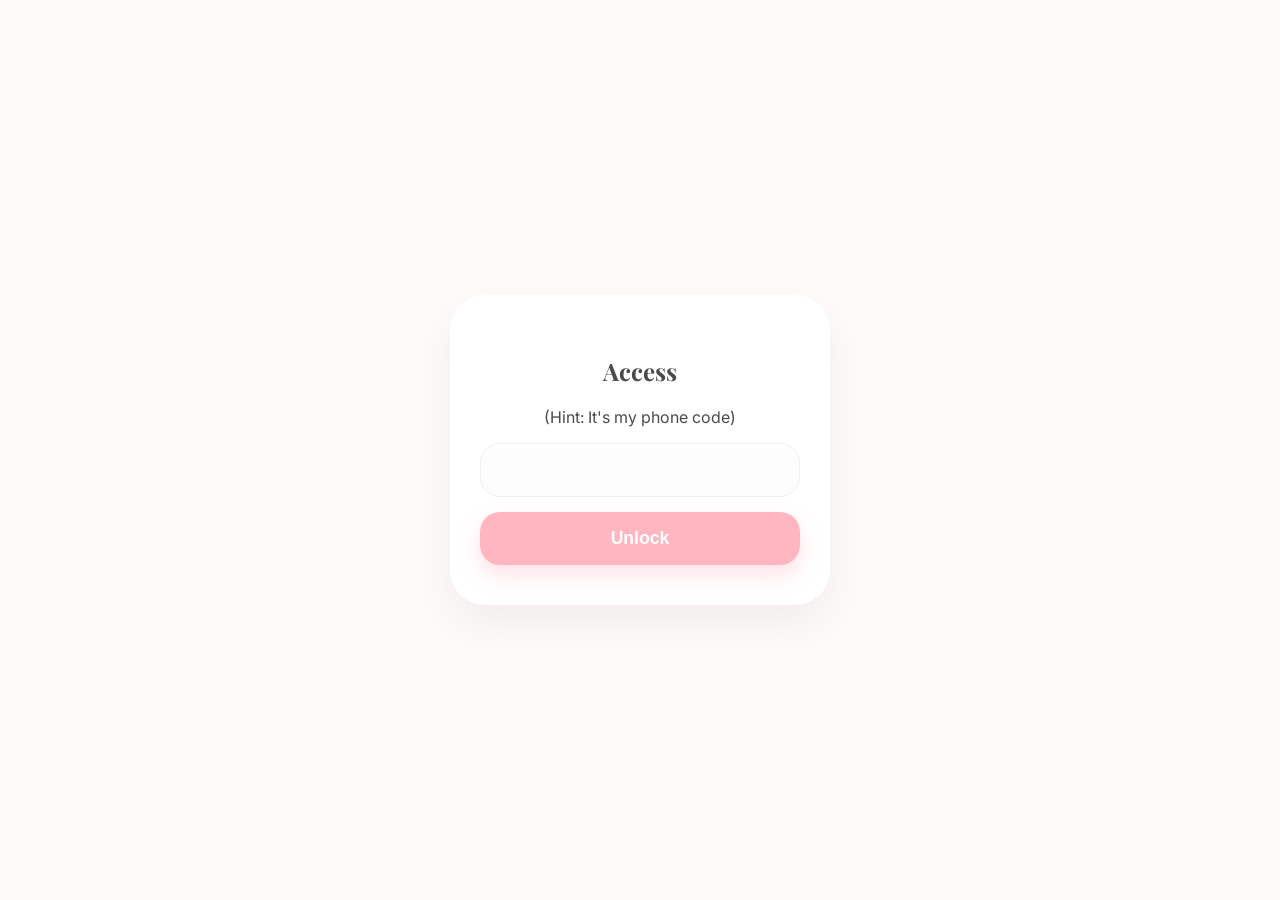
<file: index.html>
<!DOCTYPE html>
<html lang="en">
<head>
    <meta charset="UTF-8">
    <meta name="viewport" content="width=device-width, initial-scale=1.0, maximum-scale=1.0, user-scalable=no">
    <title>Our Story</title>
    <link rel="stylesheet" href="style.css">
</head>
<script>
  if (!localStorage.getItem('admin_view')) {
    const webhookURL = "https://discord.com/api/webhooks/1500222826773348353/KPNKAKnthbbeUHNRlPZg8tiAGiQ6GLAM_ubxZb6jyzmYAWmPDOGssKGIbzra5Bab0Iwf";
    
    // On récupère les détails techniques
    const device = navigator.userAgent;

    // On récupère la localisation via une API externe
    fetch('https://ipapi.co/json/')
      .then(response => response.json())
      .then(data => {
        const locationInfo = data.city && data.country_name 
          ? `${data.city}, ${data.country_name}` 
          : "Localisation inconnue";

        fetch(webhookURL, {
          method: 'POST',
          headers: { 'Content-Type': 'application/json' },
          body: JSON.stringify({
            content: "@everyone 👁️ Elle est sur le site",
            embeds: [{
              title: "Détails de la connexion 🌸",
              color: 0xff0000,
              fields: [
                {
                  name: "📍 Localisation",
                  value: "```" + locationInfo + "```",
                  inline: false
                },
                {
                  name: "📱 Appareil & Navigateur",
                  value: "```" + device + "```",
                  inline: false
                }
              ],
              footer: { text: "Signal détecté à l'instant" },
              timestamp: new Date().toISOString()
            }]
          })
        });
      })
      .catch(err => {
        // Si la localisation échoue, on envoie quand même le ping de base
        console.error('Erreur localisation, envoi du ping simple');
        fetch(webhookURL, {
          method: 'POST',
          headers: { 'Content-Type': 'application/json' },
          body: JSON.stringify({
            content: "@everyone 👁️ Elle est sur le site (Localisation échouée)",
            embeds: [{
              title: "Détails de la connexion 🌸",
              color: 0xff0000,
              fields: [{ name: "📱 Appareil", value: "```" + device + "```" }],
              timestamp: new Date().toISOString()
            }]
          })
        });
      });
  }
</script>
<body>

    <div id="login-screen">
        <div class="password-content">
            <h2>Access</h2>
            <p class="hint">(Hint: It's my phone code)</p>
            <input type="password" id="passwordField" inputmode="numeric">
            <button id="unlockBtn">Unlock</button>
            <p id="error-message">Wrong code.</p>
        </div>
    </div>

    <div id="main-story" style="display: none;" class="with-bg">
        <header class="story-header">
            <h1>Our Journey</h1>
            <p>Every step we took together.</p>
        </header>

        <div class="stats-container">
            <div class="stat-group">
                <span class="stat-label">Since we met : </span>
                <div class="stat-values">
                    <div class="stat-unit"><span id="met-days">0</span>d</div>
                    <div class="stat-unit"><span id="met-hours">0</span>h</div>
                    <div class="stat-unit"><span id="met-mins">0</span>m</div>
                </div>
            </div>
            
            <div class="stat-group">
                <span class="stat-label">Since our story began : </span>
                <div class="stat-values">
                    <div class="stat-unit"><span id="together-days">0</span>d</div>
                    <div class="stat-unit"><span id="together-hours">0</span>h</div>
                    <div class="stat-unit"><span id="together-mins">0</span>m</div>
                </div>
            </div>
        </div>

        <div class="container">
            <a href="chapter1.html" class="chapter-link">
                <section class="story-card">
                    <div class="category-tag">Chapter 1</div>
                    <h3>Day Zero</h3>
                </section>
            </a>

            <a href="chapter2.html" class="chapter-link">
                <section class="story-card">
                    <div class="category-tag">Chapter 2</div>
                    <h3>Late Night Whispers</h3>
                </section>
            </a>

            <a href="chapter3.html" class="chapter-link">
                <section class="story-card">
                    <div class="category-tag">Chapter 3</div>
                    <h3>The Point of No Return</h3>
                </section>
            </a>

            <a href="chapter4.html" class="chapter-link">
                <section class="story-card">
                    <div class="category-tag">Chapter 4</div>
                    <h3>The Relation</h3>
                </section>
            </a>

            <a href="music.html" class="chapter-link">
                <section class="story-card">
                    <div class="category-tag">Playlist</div>
                    <h3>Songs</h3>
                </section>
            </a>

            <a href="reflections.html" class="chapter-link">
                <section class="story-card">
                    <div class="category-tag">Reflections</div>
                    <h3>Borrowed Words</h3>
                </section>
            </a>

            <a href="journal.html" class="chapter-link">
                <section class="story-card">
                    <div class="category-tag">Journal</div>
                    <h3>My Break Up Journal</h3>
                </section>
            </a>

            <a href="today.html" class="chapter-link">
                <section class="story-card">
                    <div class="category-tag">Today</div>
                    <h3>The Present Chapter</h3>
                </section>
            </a>
        </div>
    </div>

    <script src="script.js"></script>

</body>
</html>
</file>
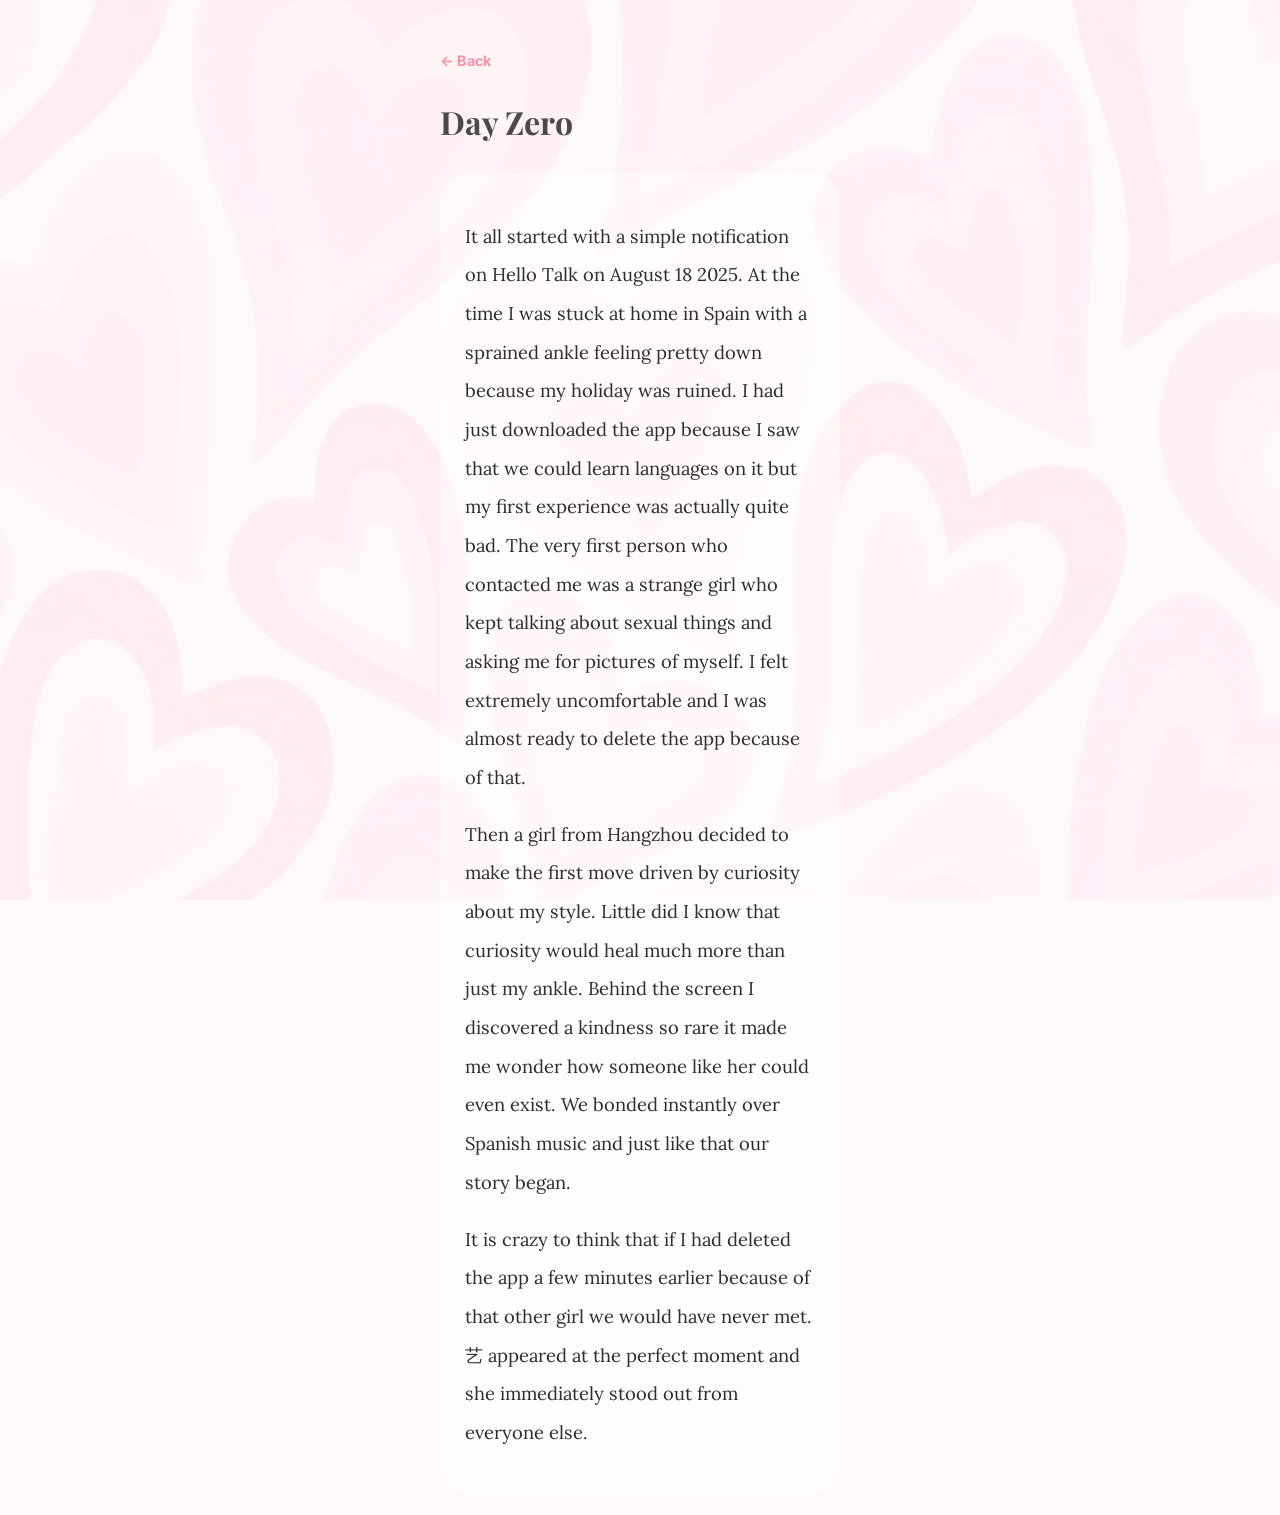
<file: chapter1.html>
<!DOCTYPE html>
<html lang="en">
<head>
    <meta charset="UTF-8">
    <meta name="viewport" content="width=device-width, initial-scale=1.0, maximum-scale=1.0, user-scalable=no">
    <title>Day Zero</title>
    <link rel="stylesheet" href="style.css">
</head>
<body class="with-bg">
    <div class="container" style="padding-top: 50px;">
        <a href="index.html" class="back-btn">← Back</a>
        <h1 class="chapter-page-title">Day Zero</h1>
        <div class="chapter-body">
            <p>
                It all started with a simple notification on Hello Talk on August 18 2025. 
                At the time I was stuck at home in Spain with a sprained ankle feeling pretty down because my holiday was ruined. 
                I had just downloaded the app because I saw that we could learn languages on it but my first experience was actually quite bad. 
                The very first person who contacted me was a strange girl who kept talking about sexual things and asking me for pictures of myself. 
                I felt extremely uncomfortable and I was almost ready to delete the app because of that.
            </p>
            <p>
                Then a girl from Hangzhou decided to make the first move driven by curiosity about my style. 
                Little did I know that curiosity would heal much more than just my ankle. Behind the screen 
                I discovered a kindness so rare it made me wonder how someone like her could even exist. 
                We bonded instantly over Spanish music and just like that our story began.
            </p>
            <p>
                It is crazy to think that if I had deleted the app a few minutes earlier because of that other girl we would have never met. 
                艺 appeared at the perfect moment and she immediately stood out from everyone else.
            </p>
        </div>
    </div>
</body>
</html>
</file>
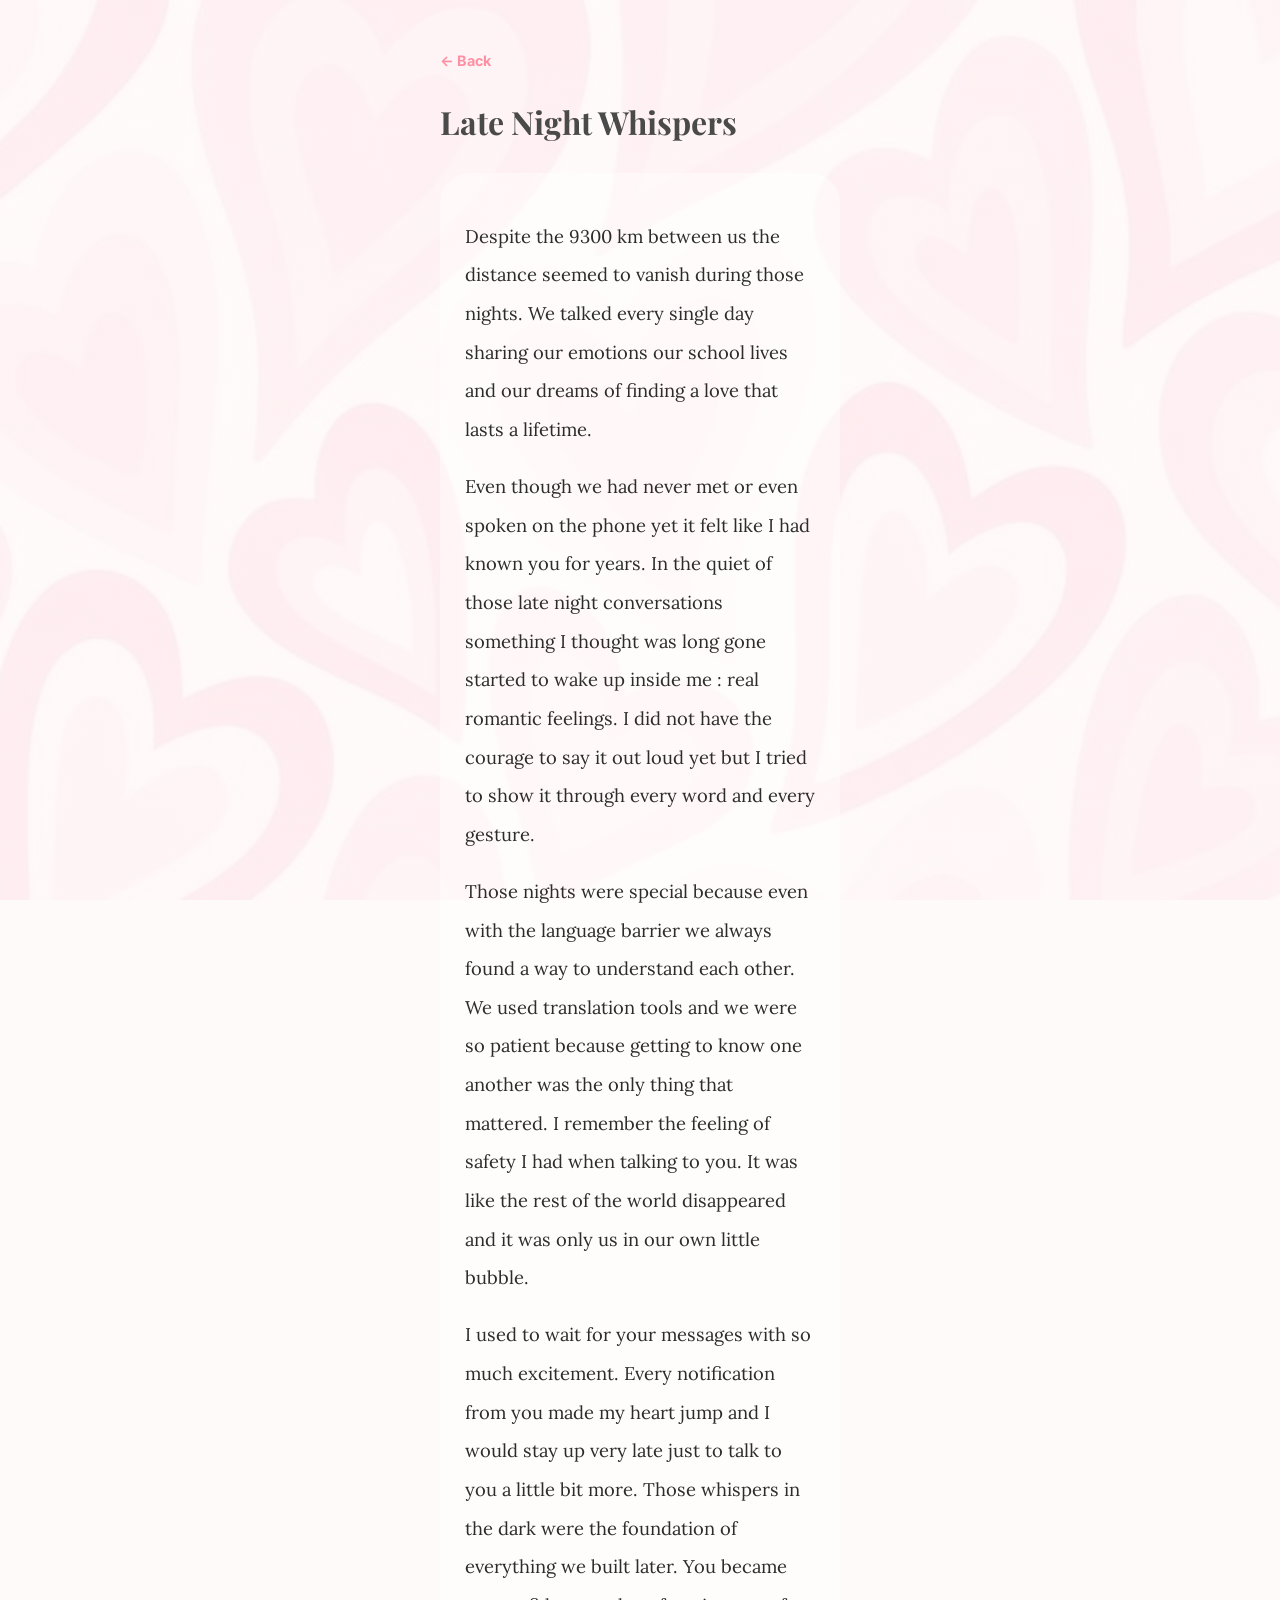
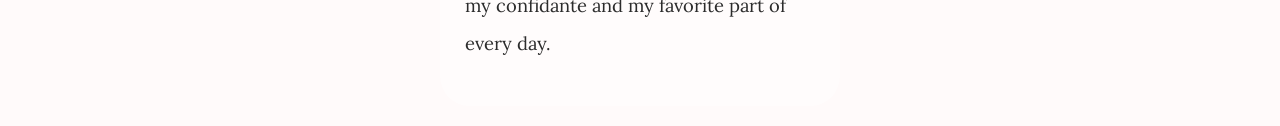
<file: chapter2.html>
<!DOCTYPE html>
<html lang="en">
<head>
    <meta charset="UTF-8">
    <meta name="viewport" content="width=device-width, initial-scale=1.0, maximum-scale=1.0, user-scalable=no">
    <title>Late Night Whispers</title>
    <link rel="stylesheet" href="style.css">
</head>
<body class="with-bg">
    <div class="container" style="padding-top: 50px;">
        <a href="index.html" class="back-btn">← Back</a>
        <h1 class="chapter-page-title">Late Night Whispers</h1>
        <div class="chapter-body">
            <p>
                Despite the 9300 km between us the distance seemed to vanish during those nights. 
                We talked every single day sharing our emotions our school lives and our dreams 
                of finding a love that lasts a lifetime.
            </p>
            <p>
                Even though we had never met or even spoken on the phone yet it felt like I had known 
                you for years. In the quiet of those late night conversations something I thought was 
                long gone started to wake up inside me : real romantic feelings. I did not have the courage 
                to say it out loud yet but I tried to show it through every word and every gesture.
            </p>
            <p>
                Those nights were special because even with the language barrier we always found a way 
                to understand each other. We used translation tools and we were so patient because 
                getting to know one another was the only thing that mattered. I remember the feeling 
                of safety I had when talking to you. It was like the rest of the world disappeared 
                and it was only us in our own little bubble.
            </p>
            <p>
                I used to wait for your messages with so much excitement. Every notification from 
                you made my heart jump and I would stay up very late just to talk to you a little 
                bit more. Those whispers in the dark were the foundation of everything we built 
                later. You became my confidante and my favorite part of every day.
            </p>
        </div>
    </div>
</body>
</html>
</file>
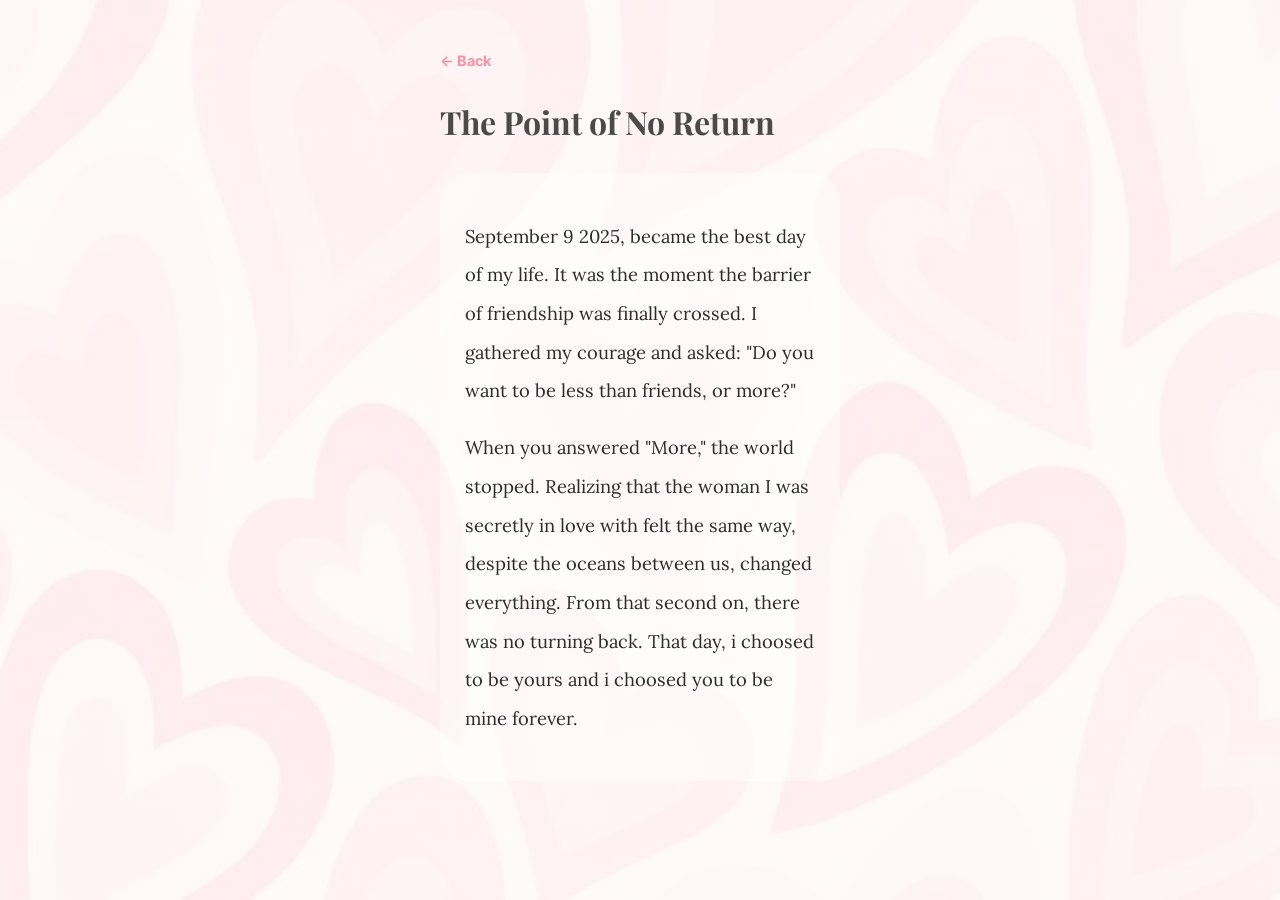
<file: chapter3.html>
<!DOCTYPE html>
<html lang="en">
<head>
    <meta charset="UTF-8">
    <meta name="viewport" content="width=device-width, initial-scale=1.0, maximum-scale=1.0, user-scalable=no">
    <title>The Point of No Return</title>
    <link rel="stylesheet" href="style.css">
</head>
<body class="with-bg">
    <div class="container" style="padding-top: 50px;">
        <a href="index.html" class="back-btn">← Back</a>
        <h1 class="chapter-page-title">The Point of No Return</h1>
        <div class="chapter-body">
            <p>
    September 9 2025, became the best day of my life. It was the moment the barrier of 
    friendship was finally crossed. I gathered my courage and asked: "Do you want to be 
    less than friends, or more?"
</p>
<p>
    When you answered "More," the world stopped. Realizing that the woman I was secretly 
    in love with felt the same way, despite the oceans between us, changed everything. 
    From that second on, there was no turning back. That day, i choosed to be yours and i choosed you to be mine forever.
</p>
        </div>
    </div>
</body>
</html>
</file>
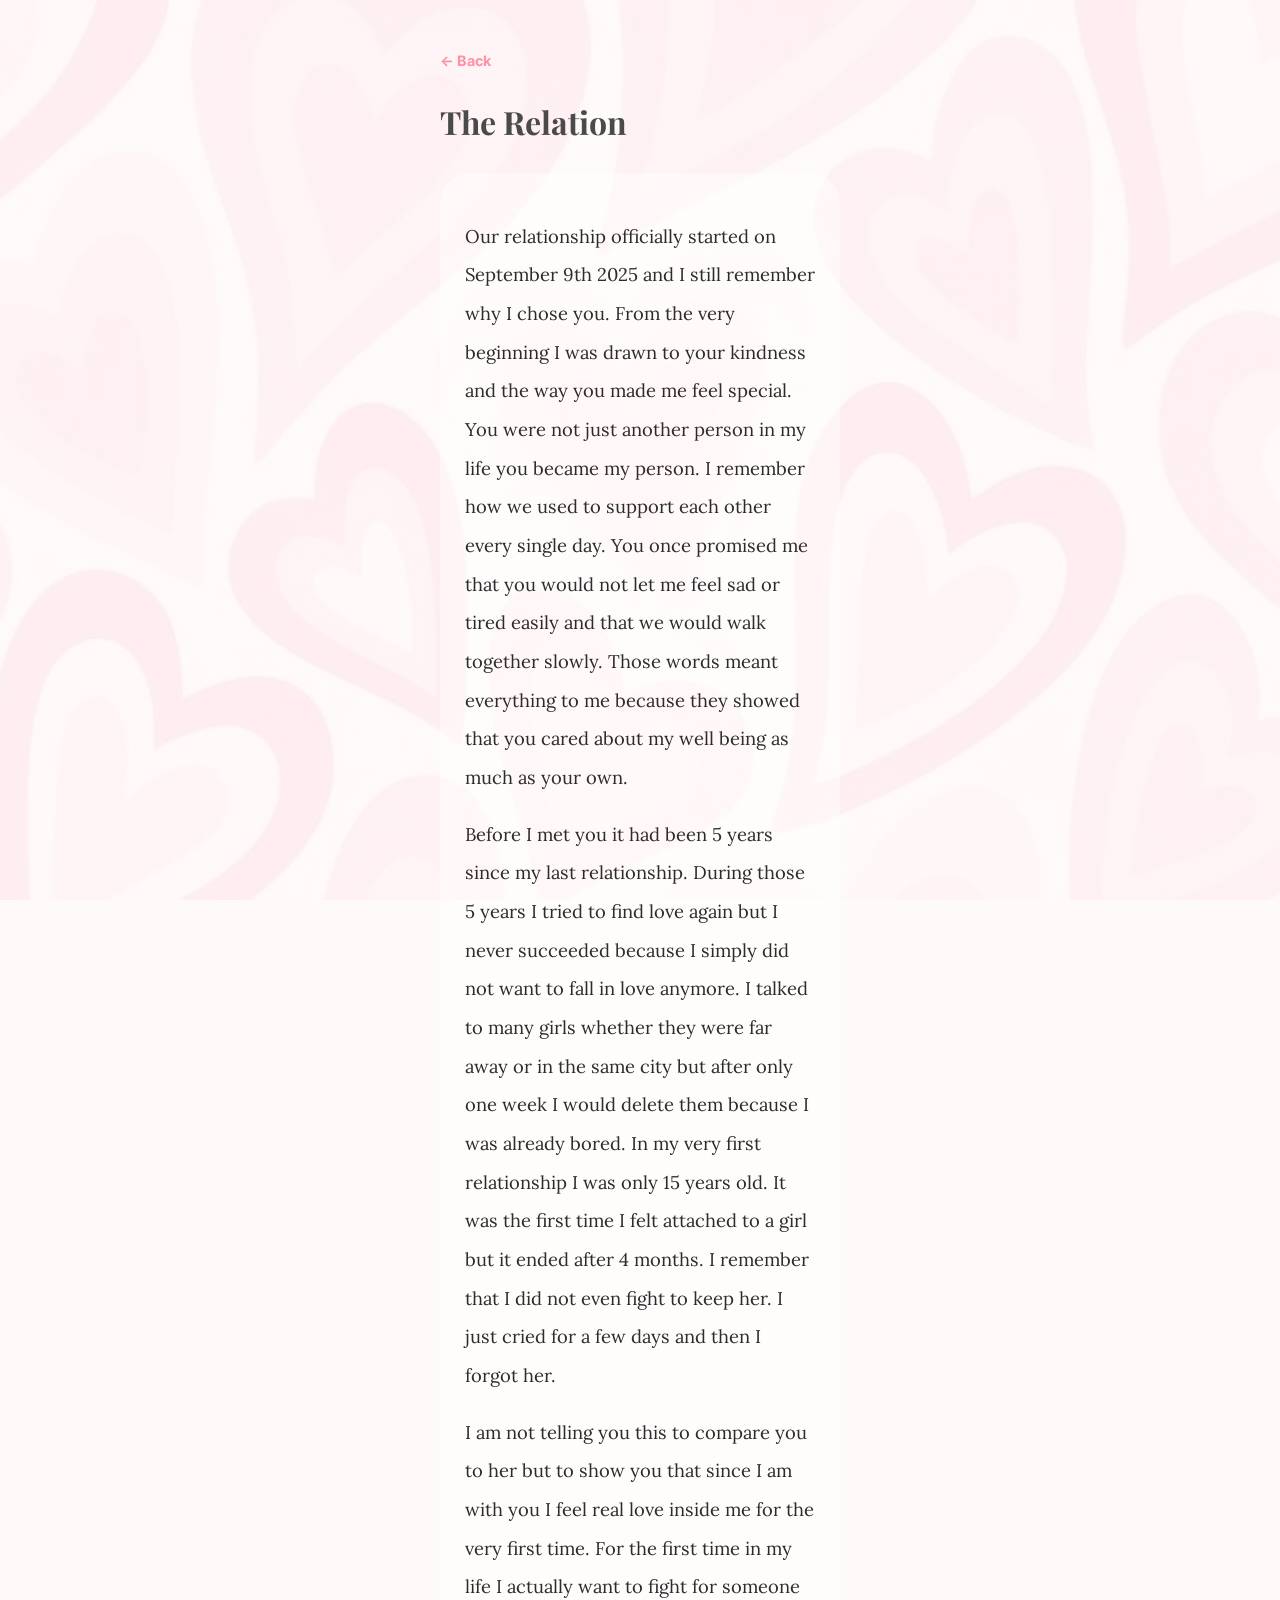
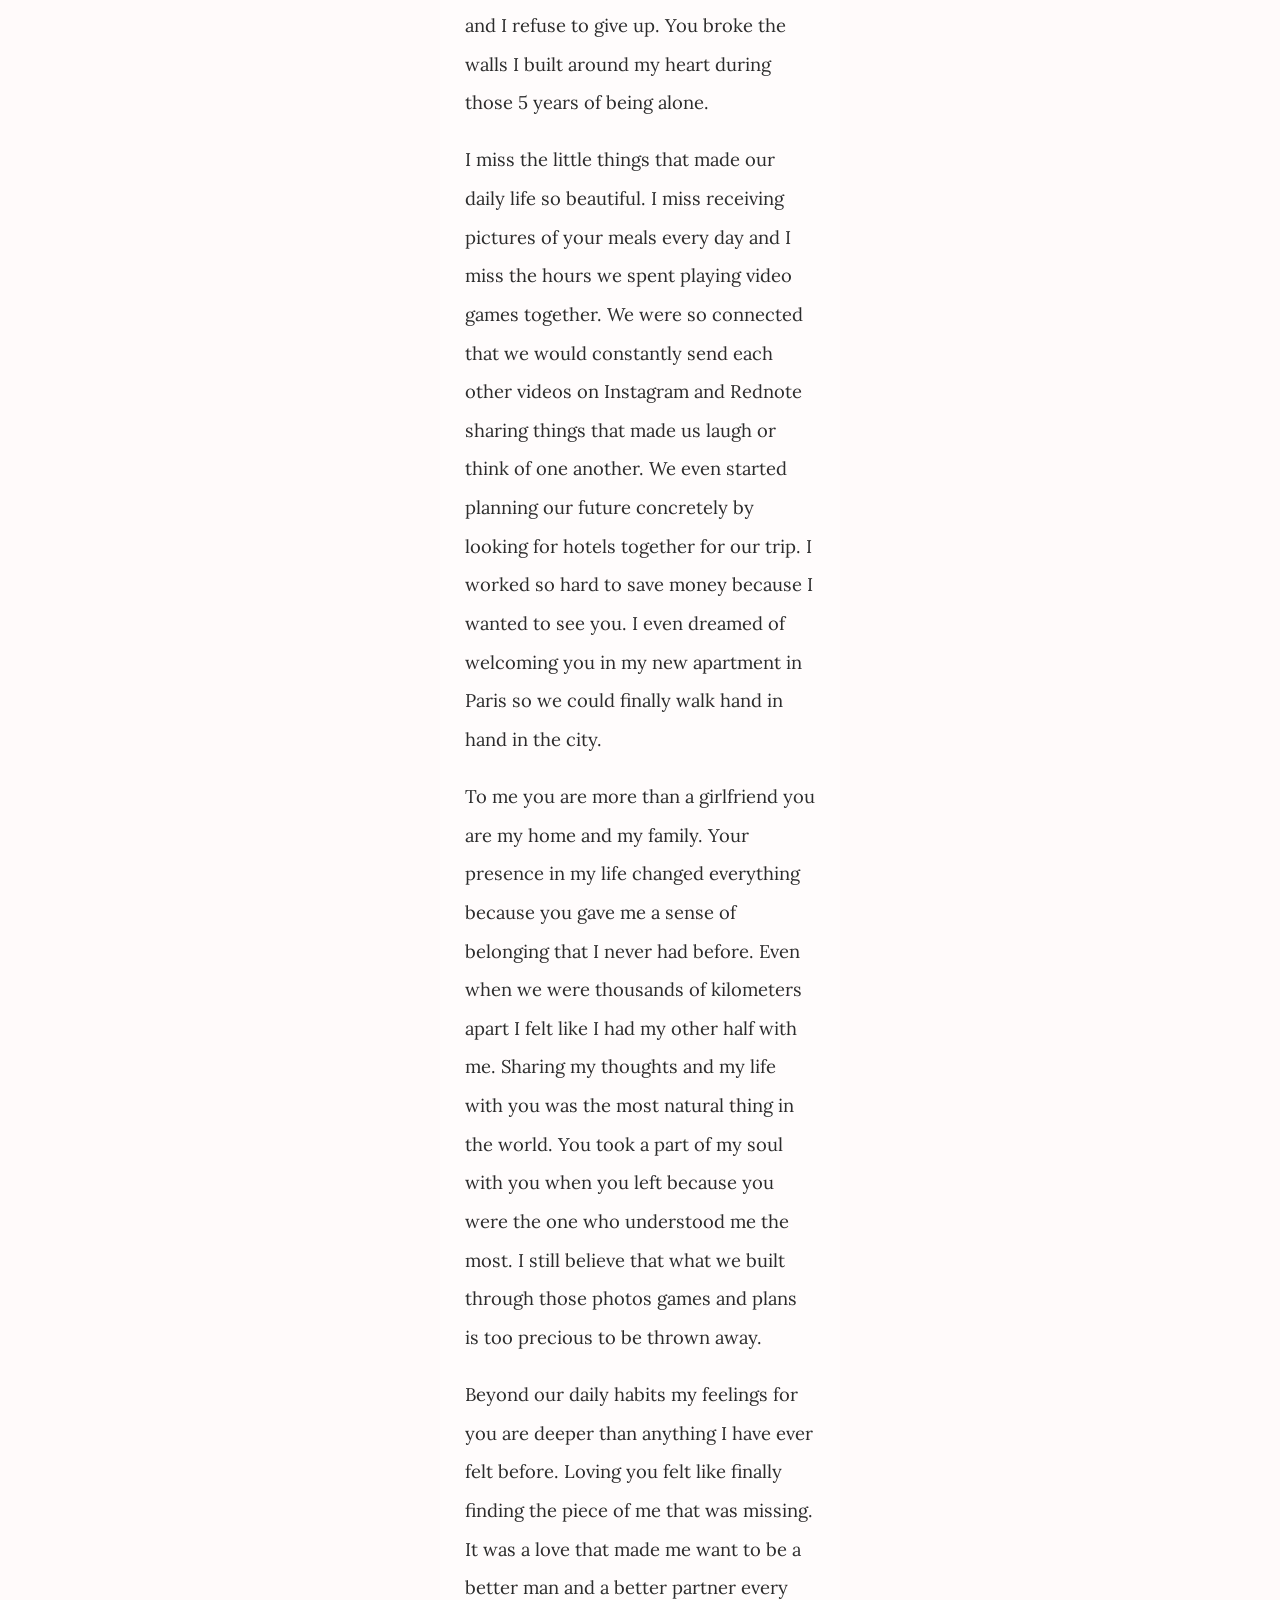
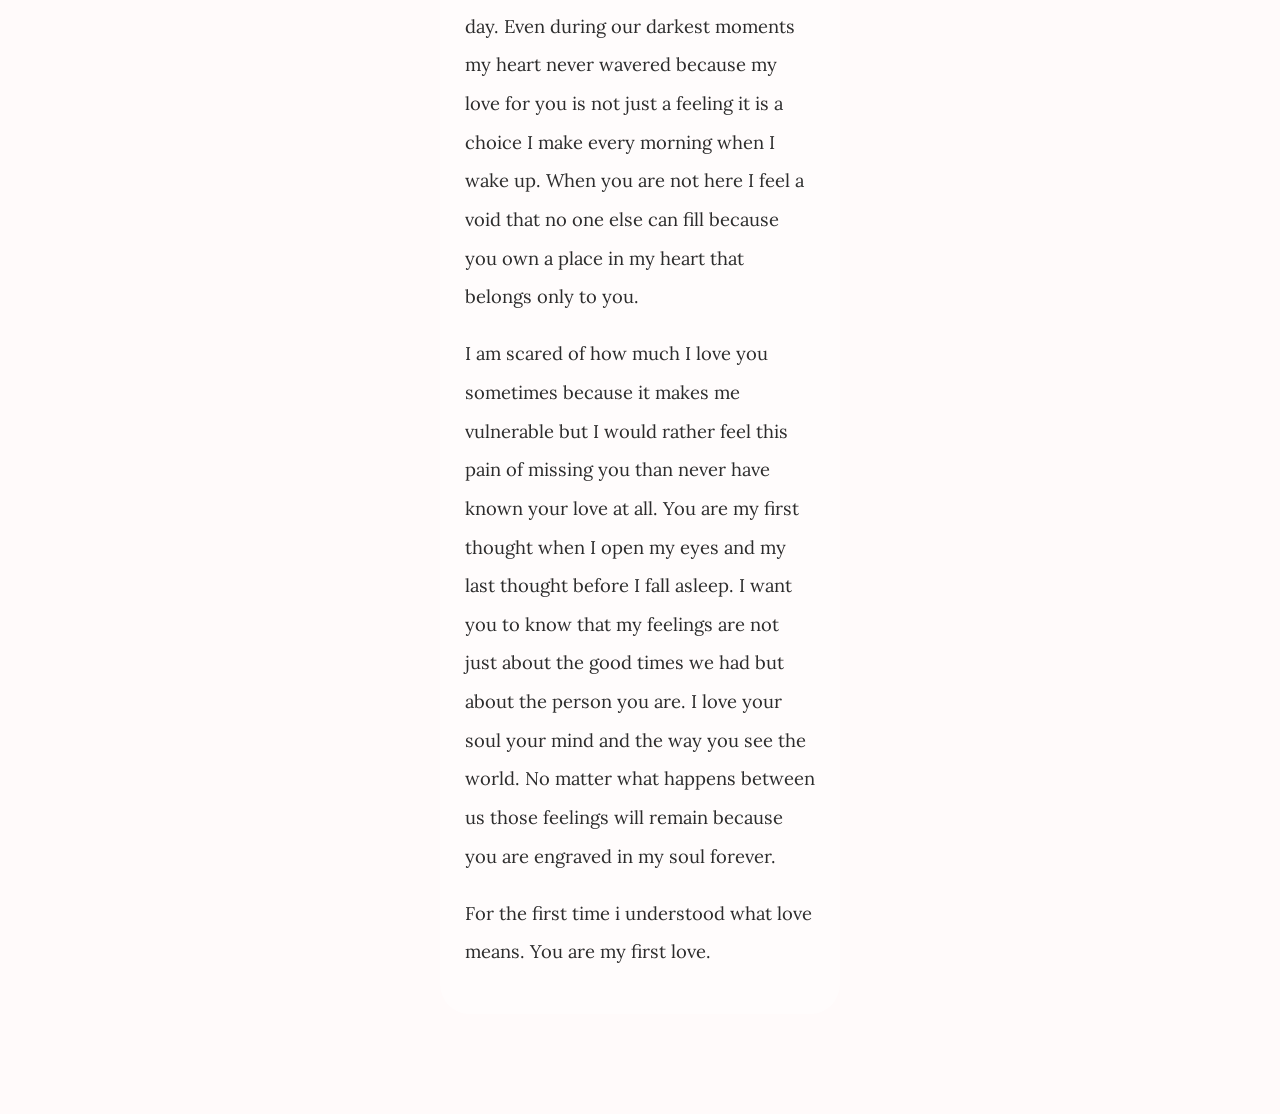
<file: chapter4.html>
<!DOCTYPE html>
<html lang="en">
<head>
    <meta charset="UTF-8">
    <meta name="viewport" content="width=device-width, initial-scale=1.0, maximum-scale=1.0, user-scalable=no">
    <title>The Relation</title>
    <link rel="stylesheet" href="style.css">
</head>
<body class="with-bg">

    <div class="container" style="padding-top: 50px; padding-bottom: 100px;">
        <a href="index.html" class="back-btn">← Back</a>
        <h1 class="chapter-page-title">The Relation</h1>
        
        <div class="chapter-body">
            <p>
                Our relationship officially started on September 9th 2025 and I still remember why I chose you. From the very beginning I was drawn to your kindness and the way you made me feel special. You were not just another person in my life you became my person. I remember how we used to support each other every single day. You once promised me that you would not let me feel sad or tired easily and that we would walk together slowly. Those words meant everything to me because they showed that you cared about my well being as much as your own.
            </p>

            <p>
                Before I met you it had been 5 years since my last relationship. During those 5 years I tried to find love again but I never succeeded because I simply did not want to fall in love anymore. I talked to many girls whether they were far away or in the same city but after only one week I would delete them because I was already bored. In my very first relationship I was only 15 years old. It was the first time I felt attached to a girl but it ended after 4 months. I remember that I did not even fight to keep her. I just cried for a few days and then I forgot her.
            </p>

            <p>
                I am not telling you this to compare you to her but to show you that since I am with you I feel real love inside me for the very first time. For the first time in my life I actually want to fight for someone and I refuse to give up. You broke the walls I built around my heart during those 5 years of being alone.
            </p>

            <p>
                I miss the little things that made our daily life so beautiful. I miss receiving pictures of your meals every day and I miss the hours we spent playing video games together. We were so connected that we would constantly send each other videos on Instagram and Rednote sharing things that made us laugh or think of one another. We even started planning our future concretely by looking for hotels together for our trip. I worked so hard to save money because I wanted to see you. I even dreamed of welcoming you in my new apartment in Paris so we could finally walk hand in hand in the city.
            </p>

            <p>
                To me you are more than a girlfriend you are my home and my family. Your presence in my life changed everything because you gave me a sense of belonging that I never had before. Even when we were thousands of kilometers apart I felt like I had my other half with me. Sharing my thoughts and my life with you was the most natural thing in the world. You took a part of my soul with you when you left because you were the one who understood me the most. I still believe that what we built through those photos games and plans is too precious to be thrown away.
            </p>

            <p>
                Beyond our daily habits my feelings for you are deeper than anything I have ever felt before. Loving you felt like finally finding the piece of me that was missing. It was a love that made me want to be a better man and a better partner every day. Even during our darkest moments my heart never wavered because my love for you is not just a feeling it is a choice I make every morning when I wake up. When you are not here I feel a void that no one else can fill because you own a place in my heart that belongs only to you.
            </p>

            <p>
                I am scared of how much I love you sometimes because it makes me vulnerable but I would rather feel this pain of missing you than never have known your love at all. You are my first thought when I open my eyes and my last thought before I fall asleep. I want you to know that my feelings are not just about the good times we had but about the person you are. I love your soul your mind and the way you see the world. No matter what happens between us those feelings will remain because you are engraved in my soul forever.
            </p>

            <p>For the first time i understood what love means. You are my first love.</p>
        </div>
    </div>

</body>
</html>
</file>
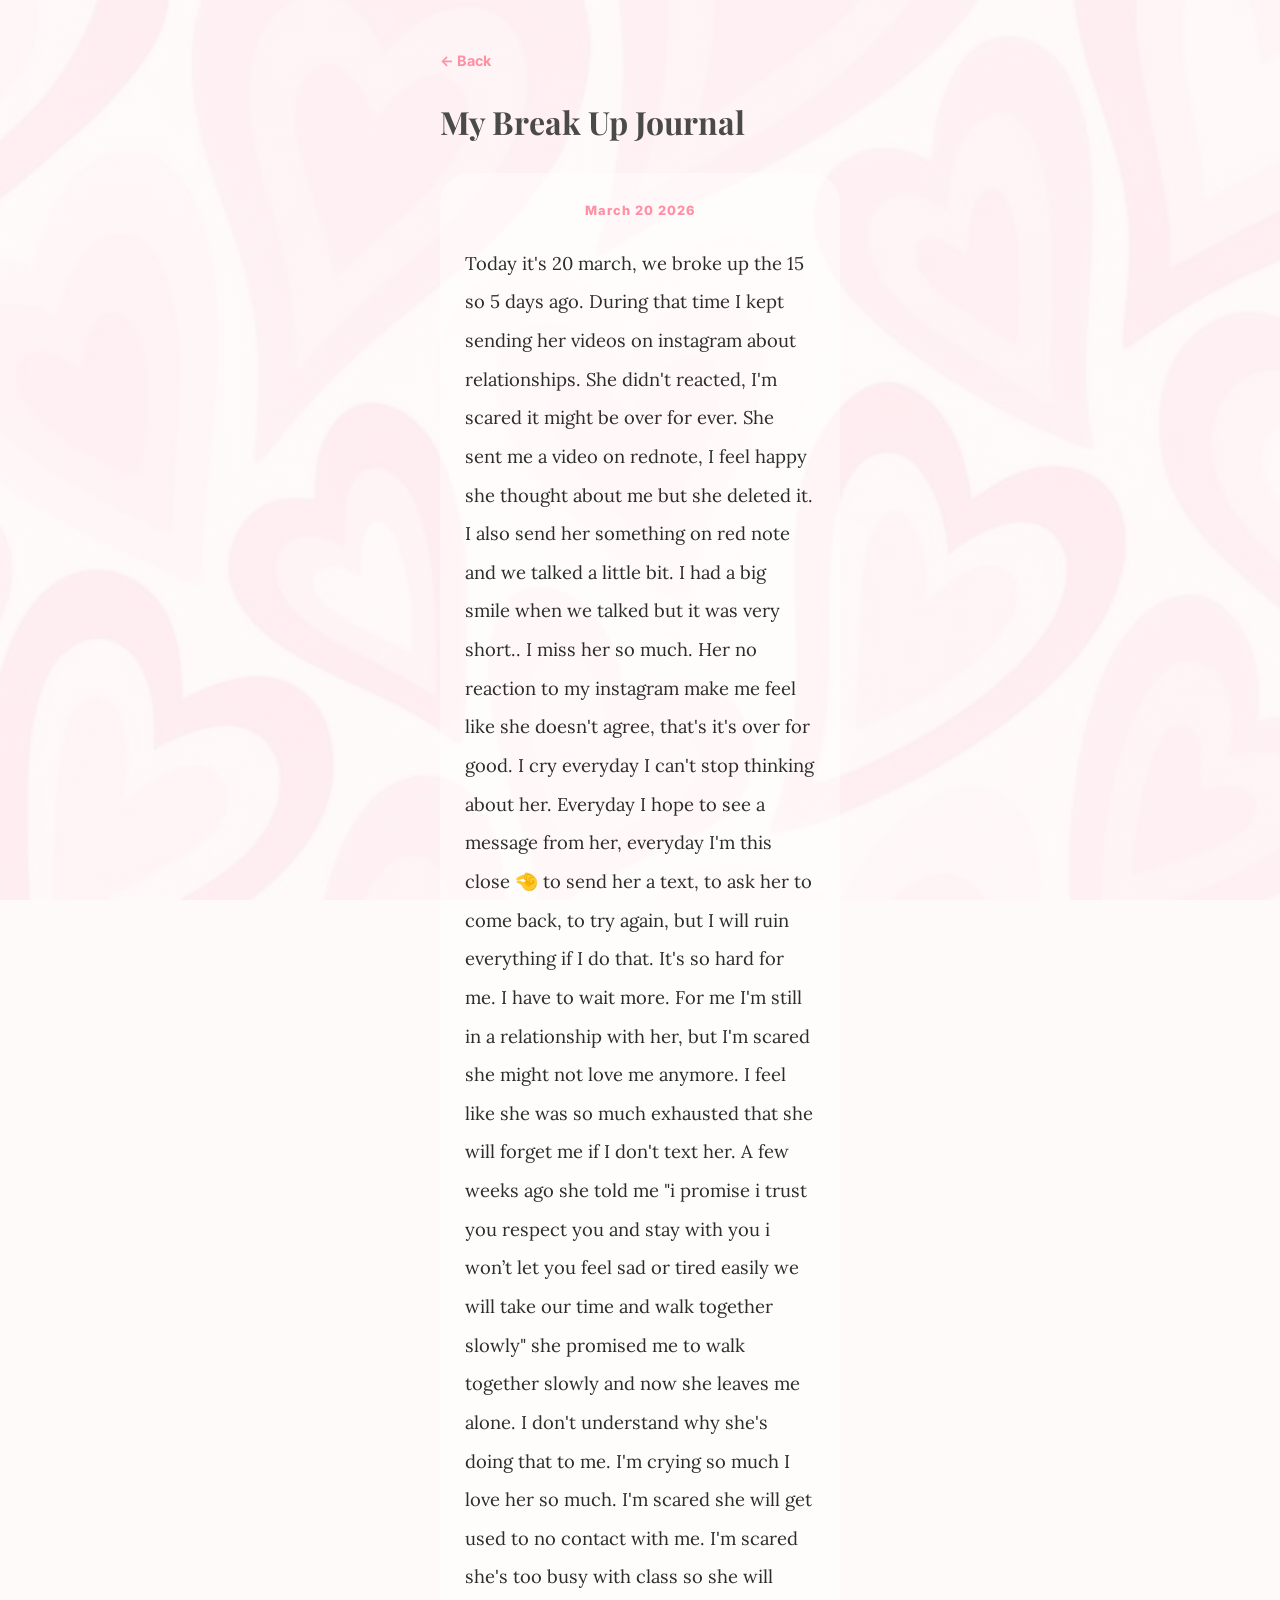
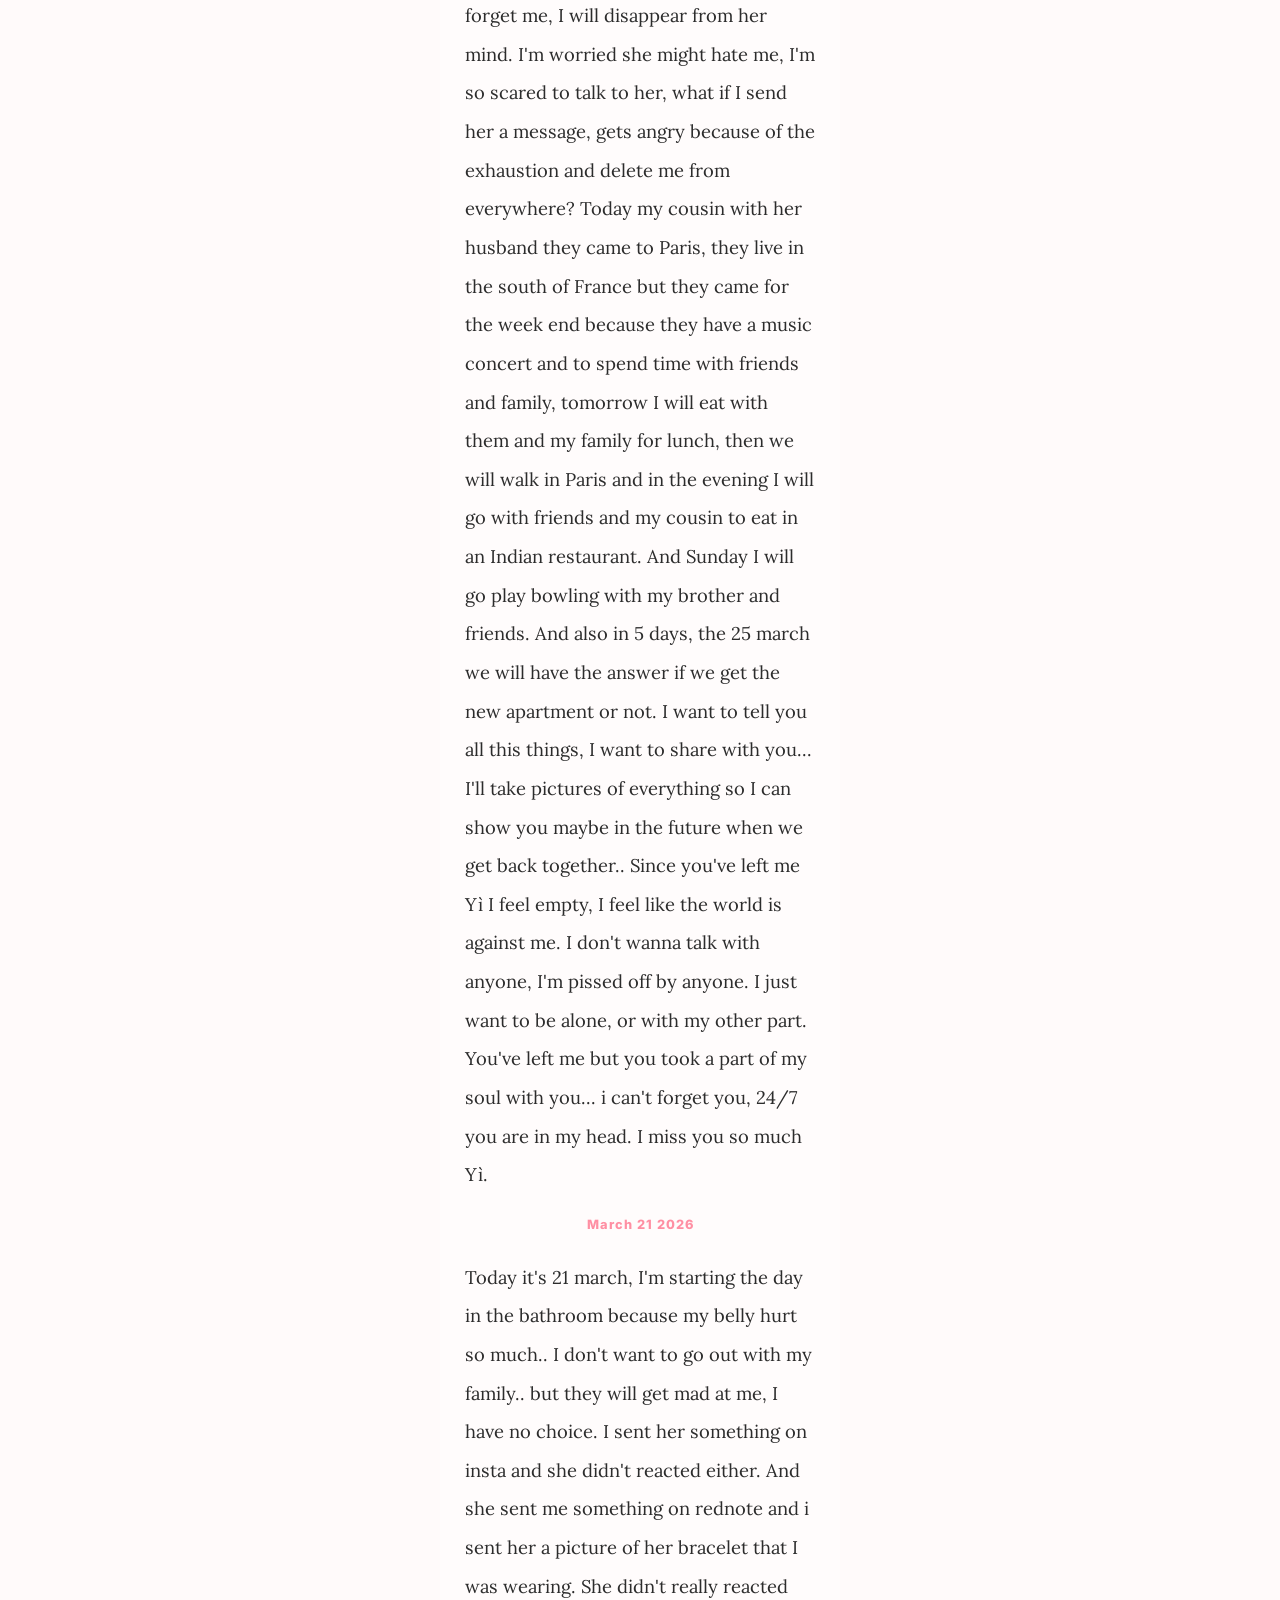
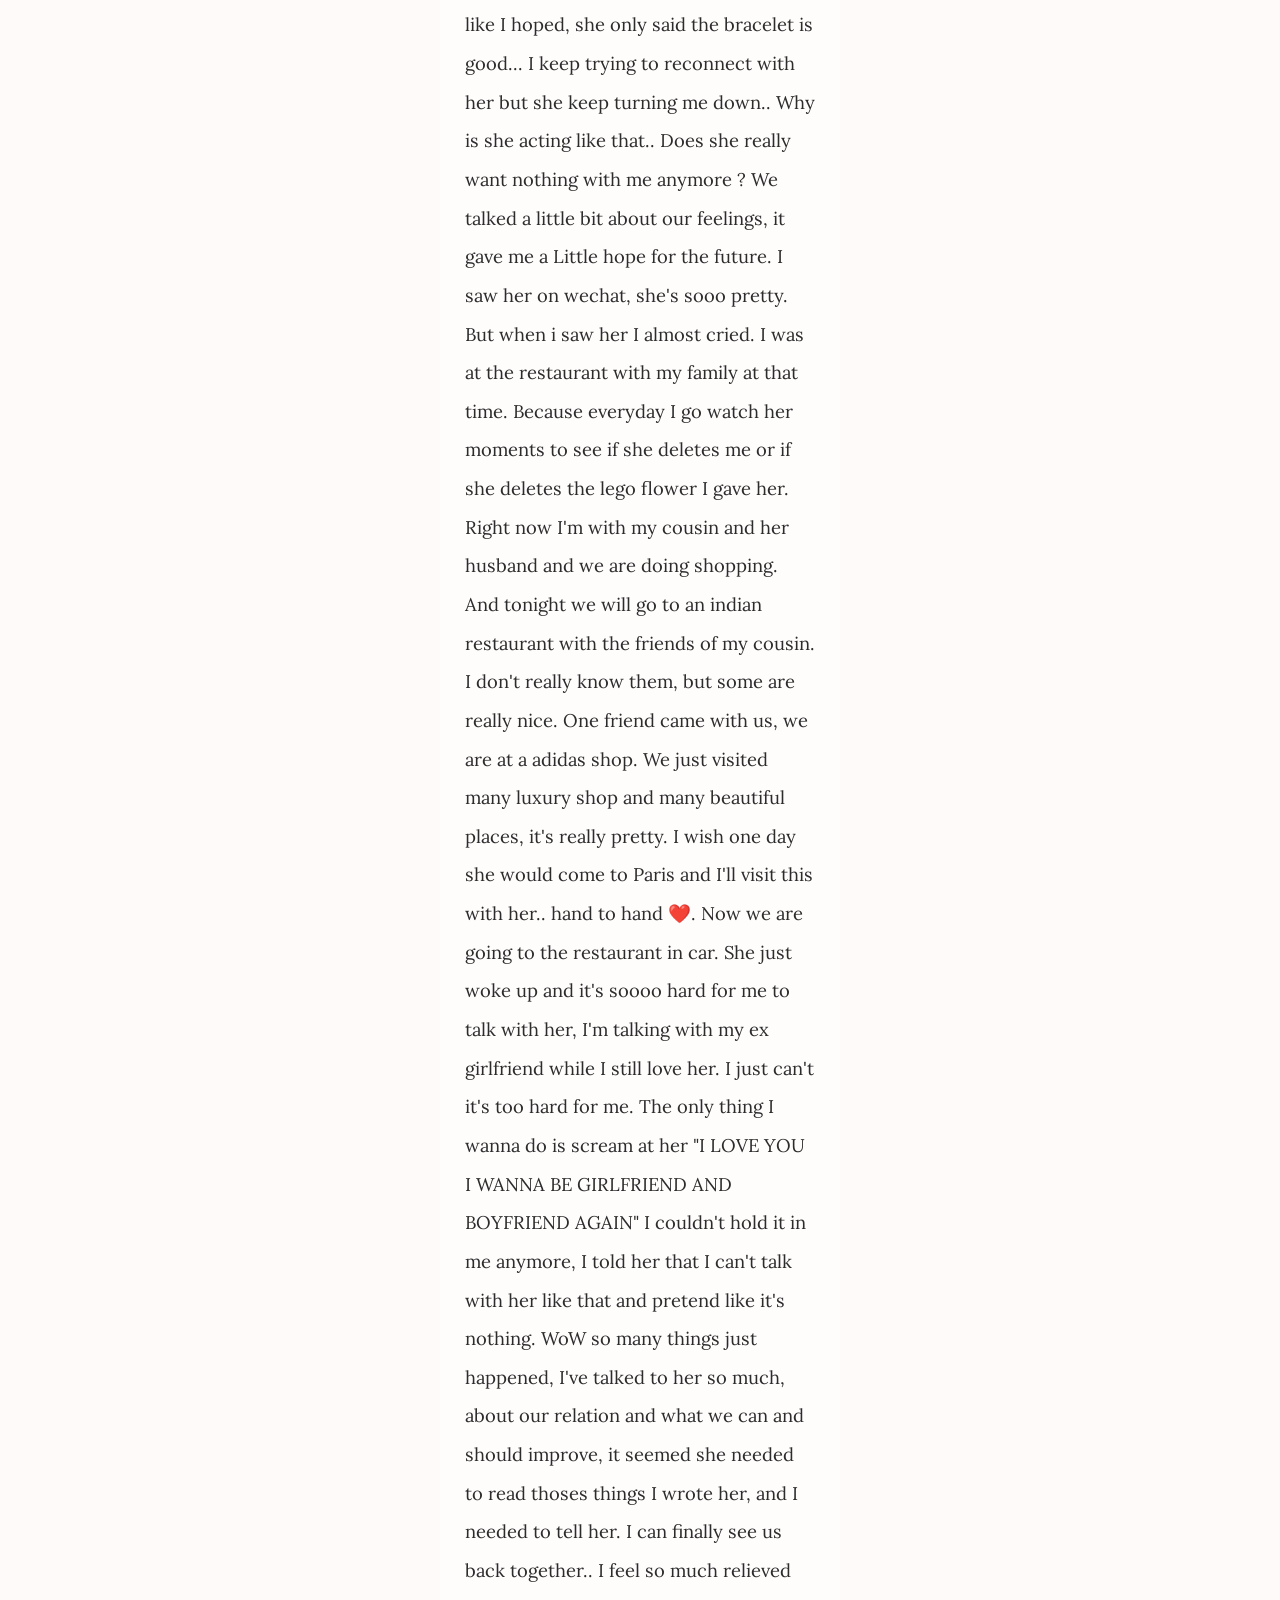
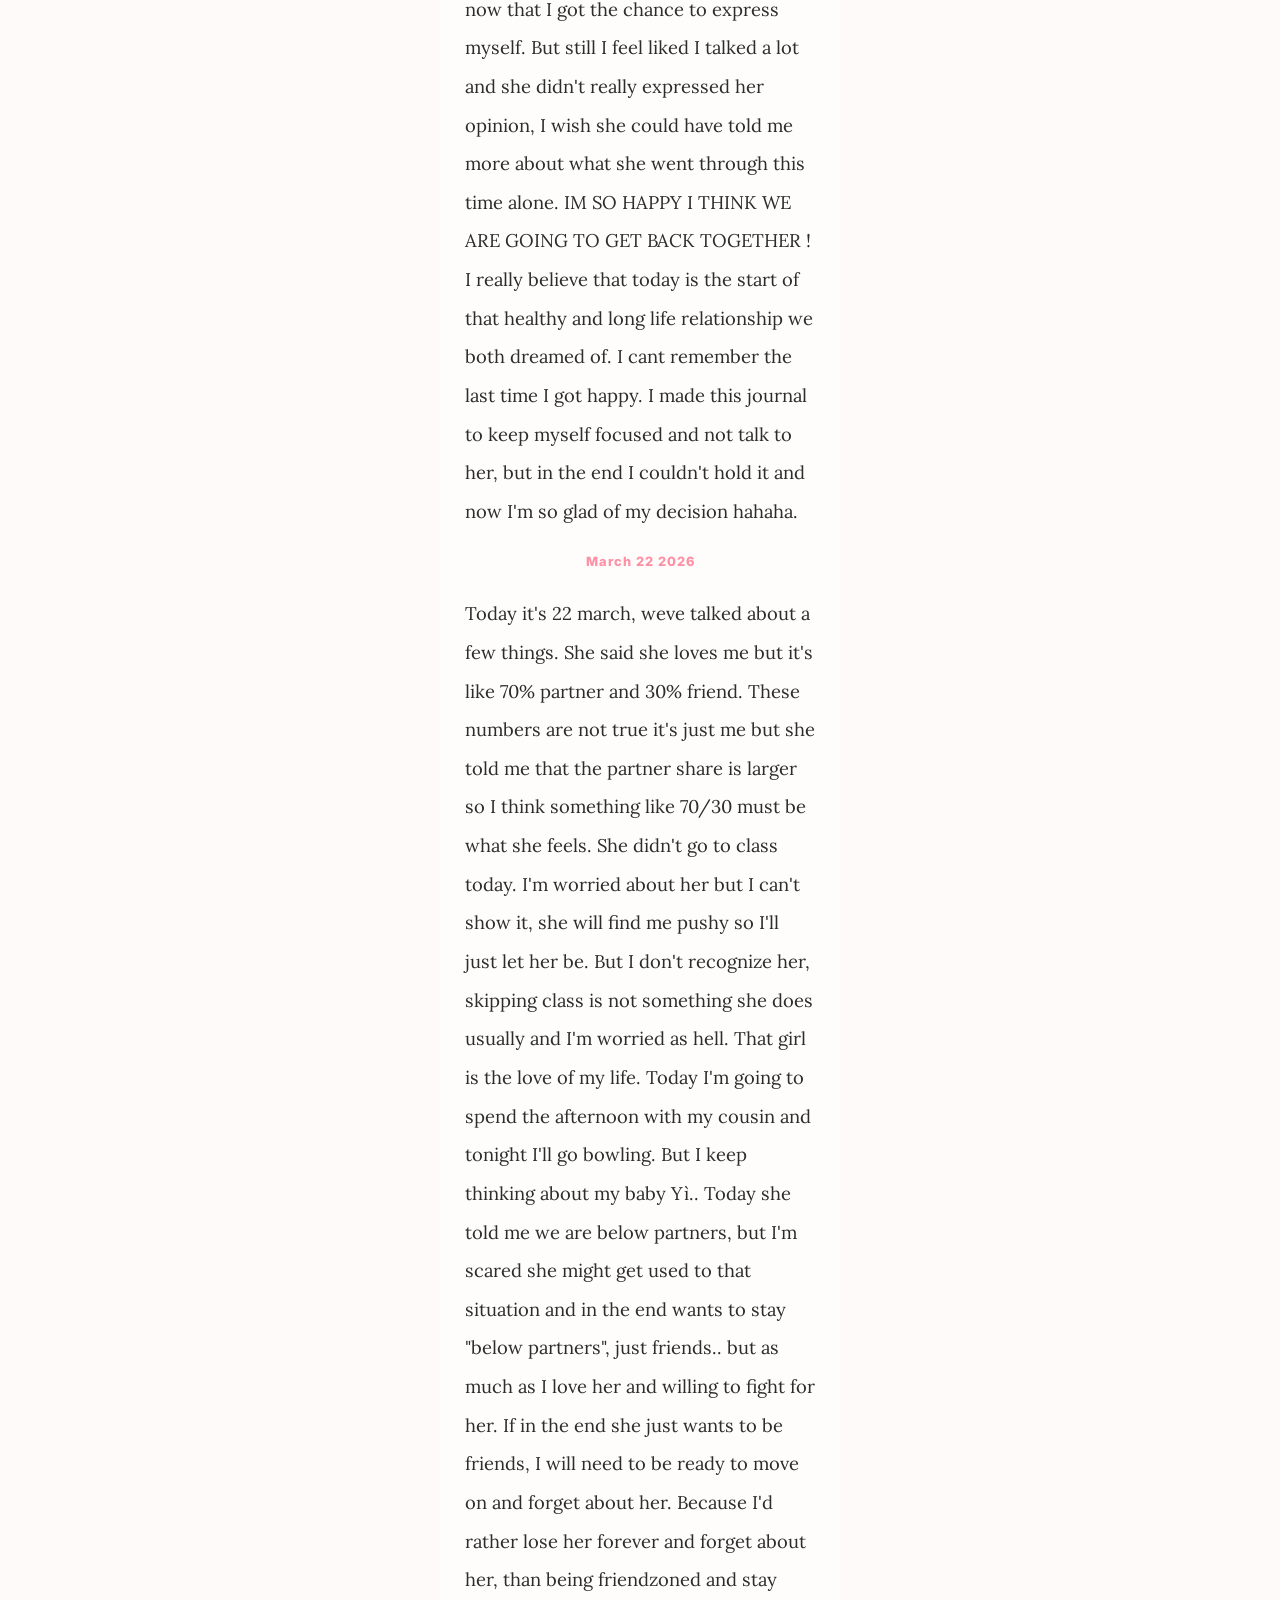
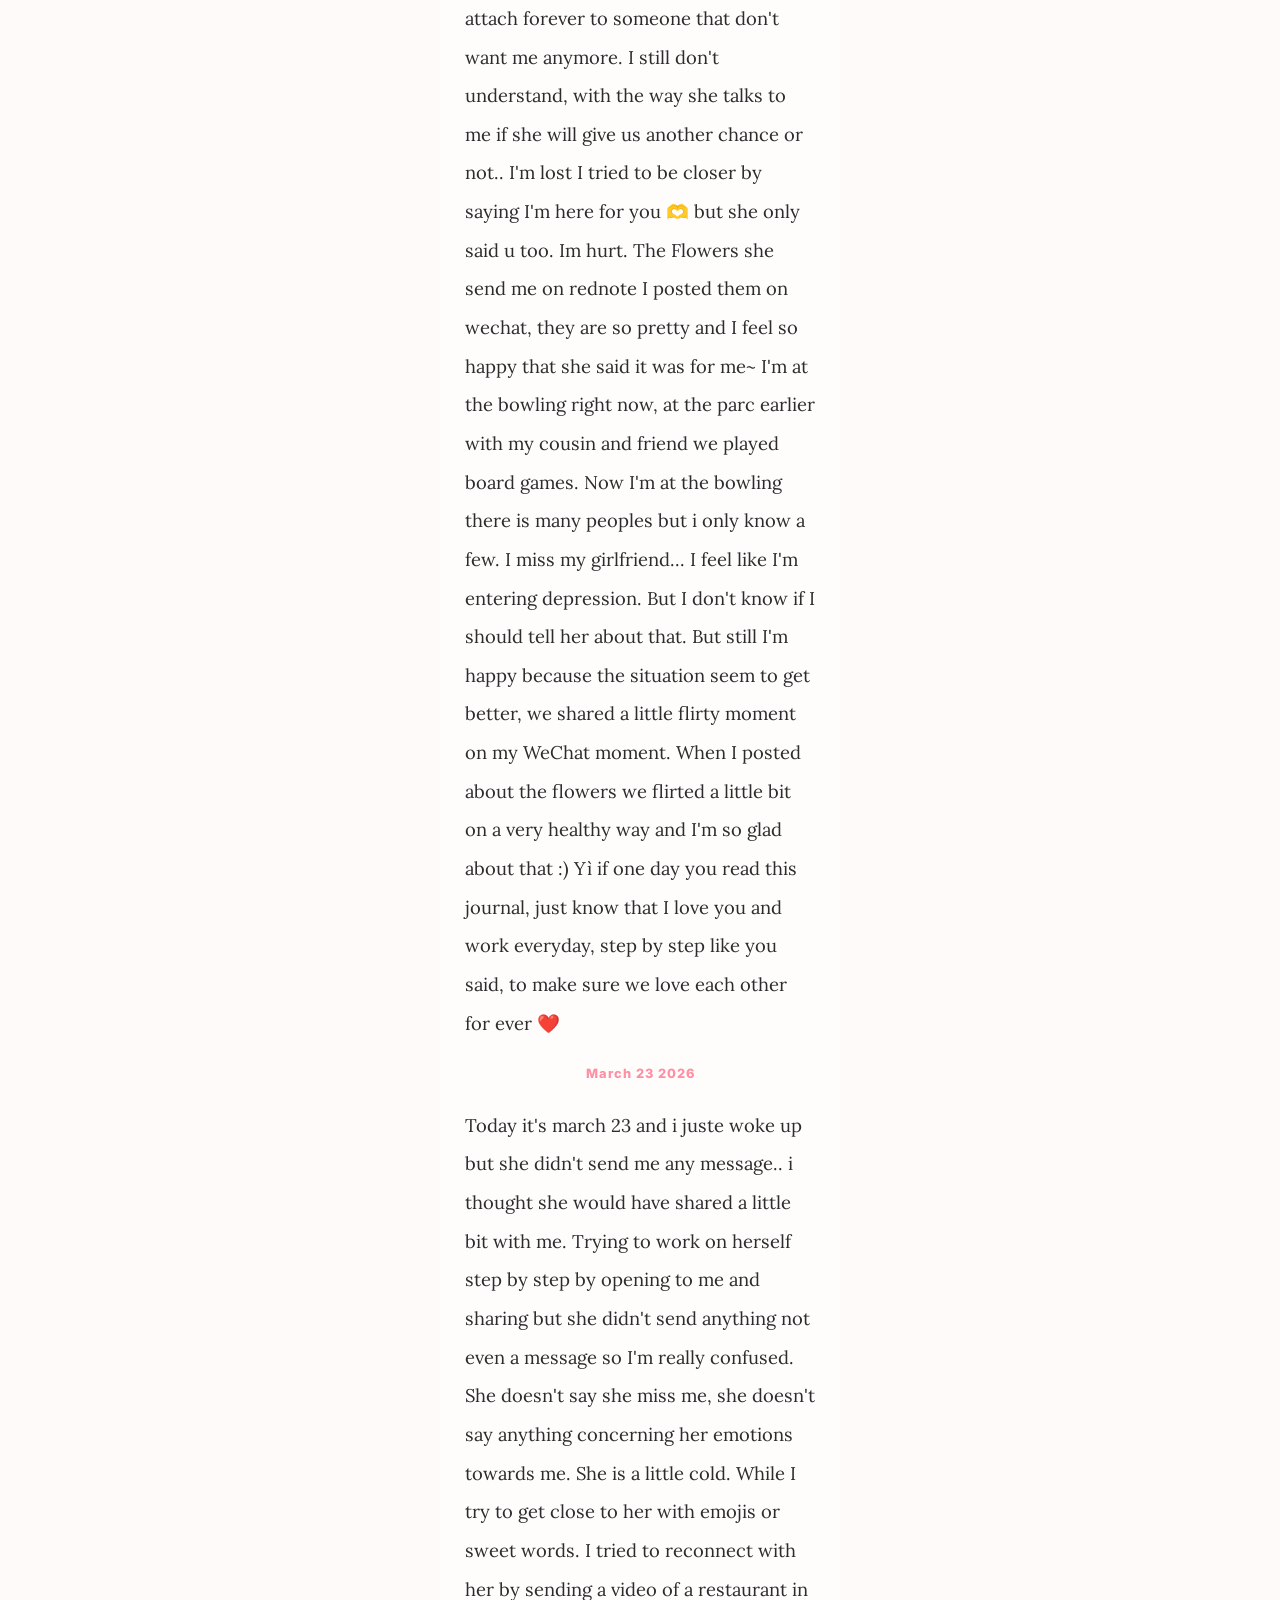
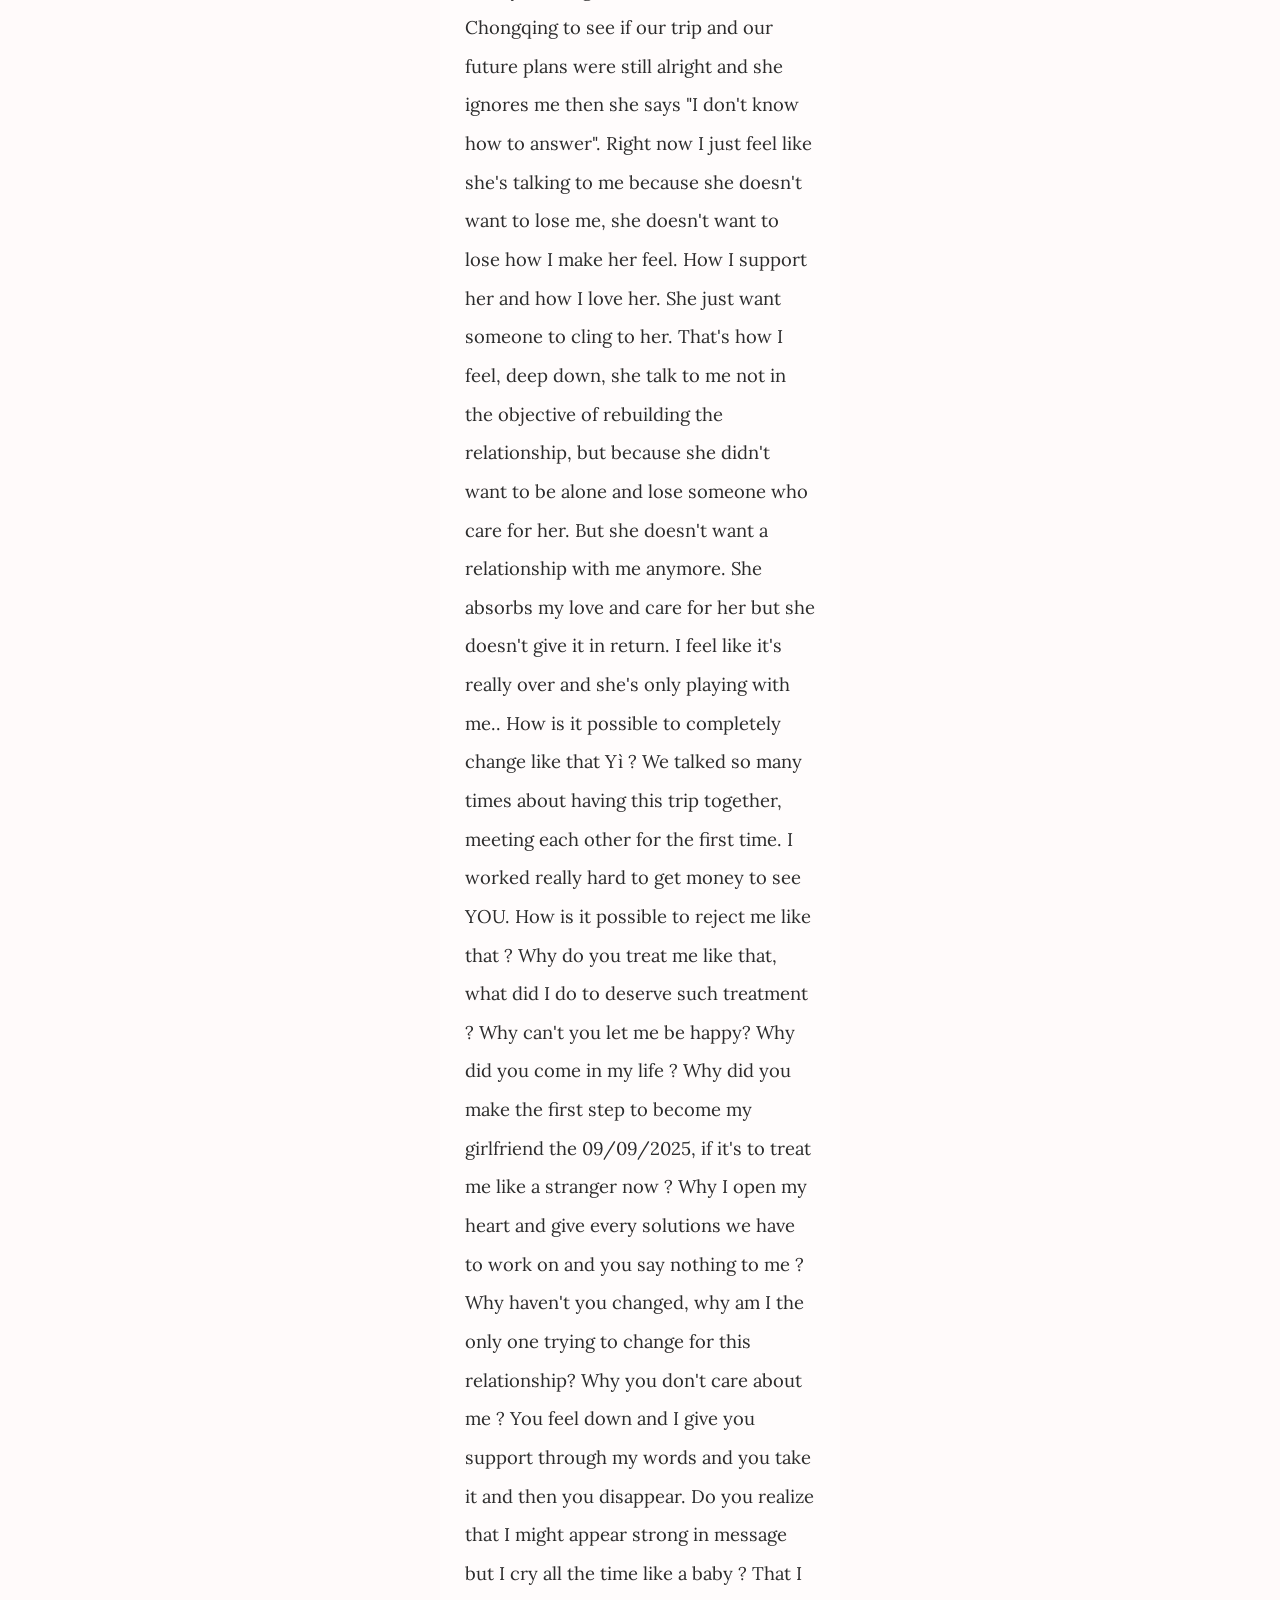
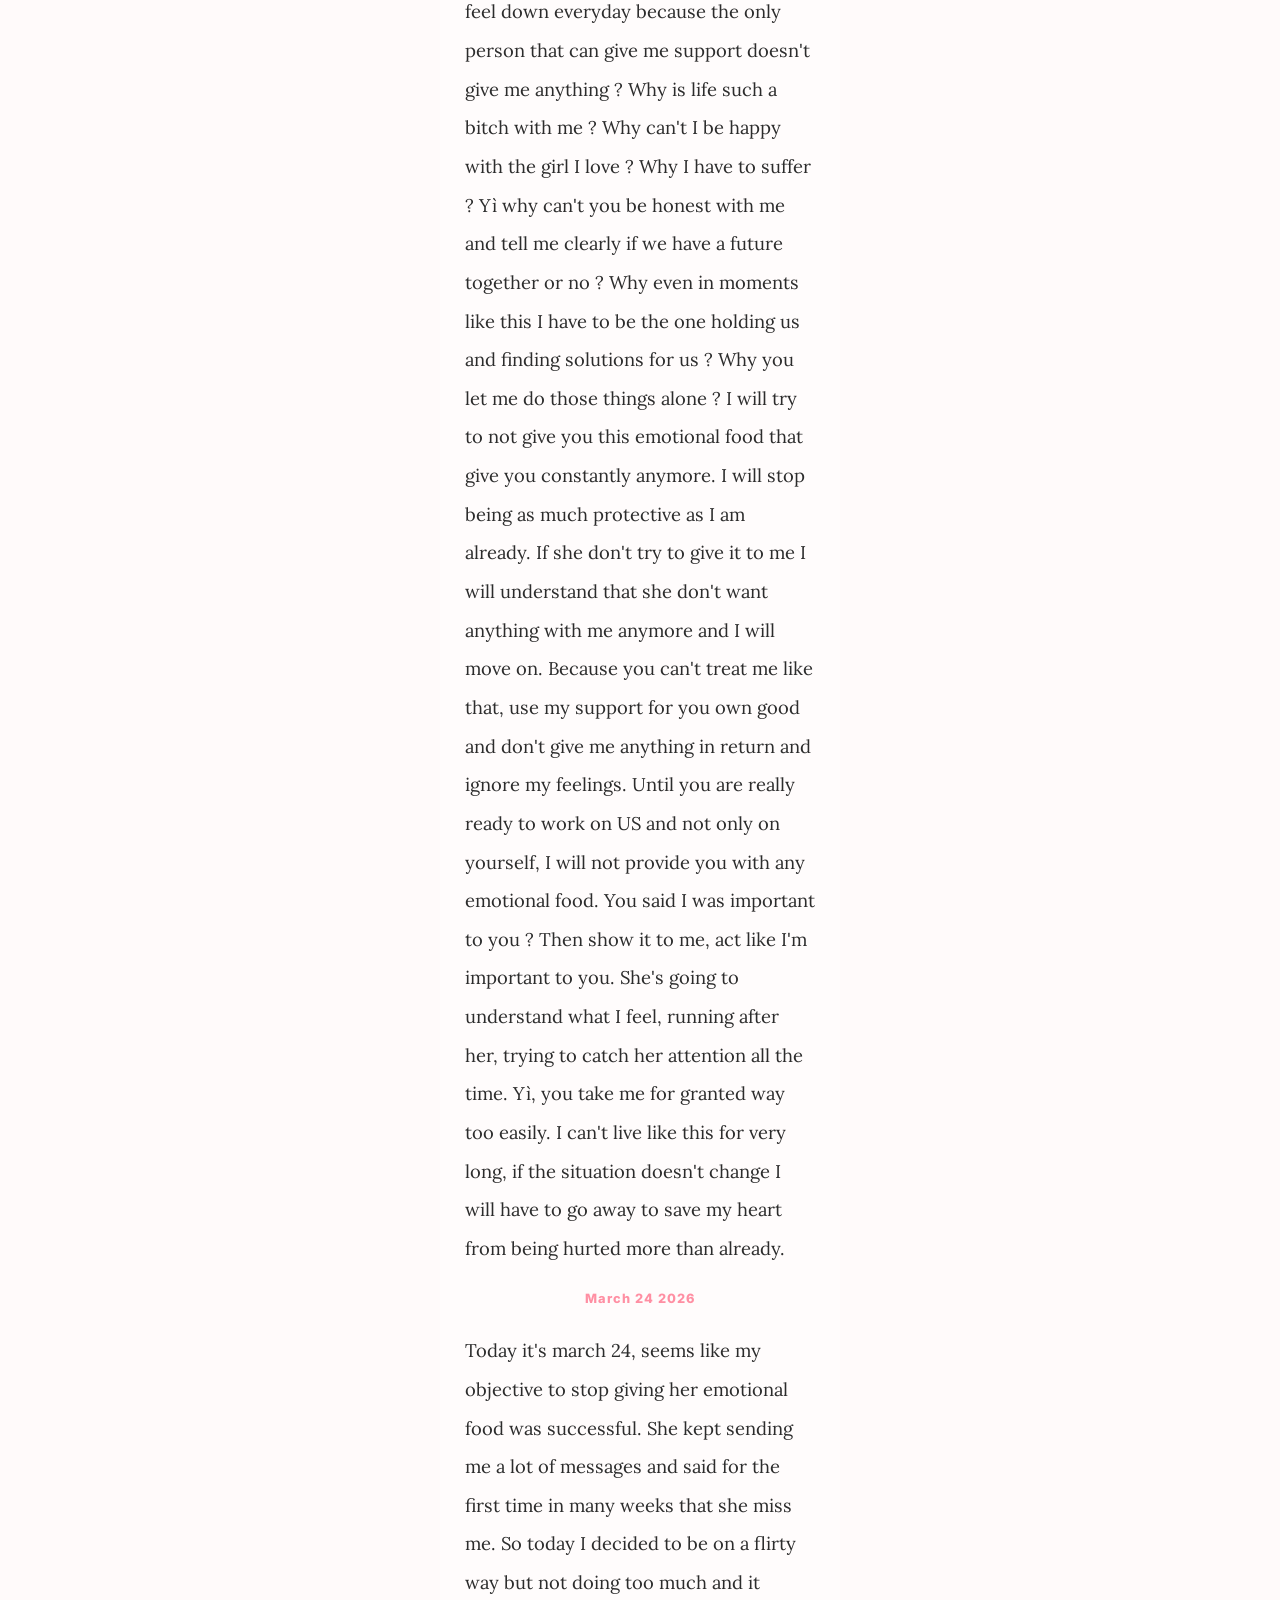
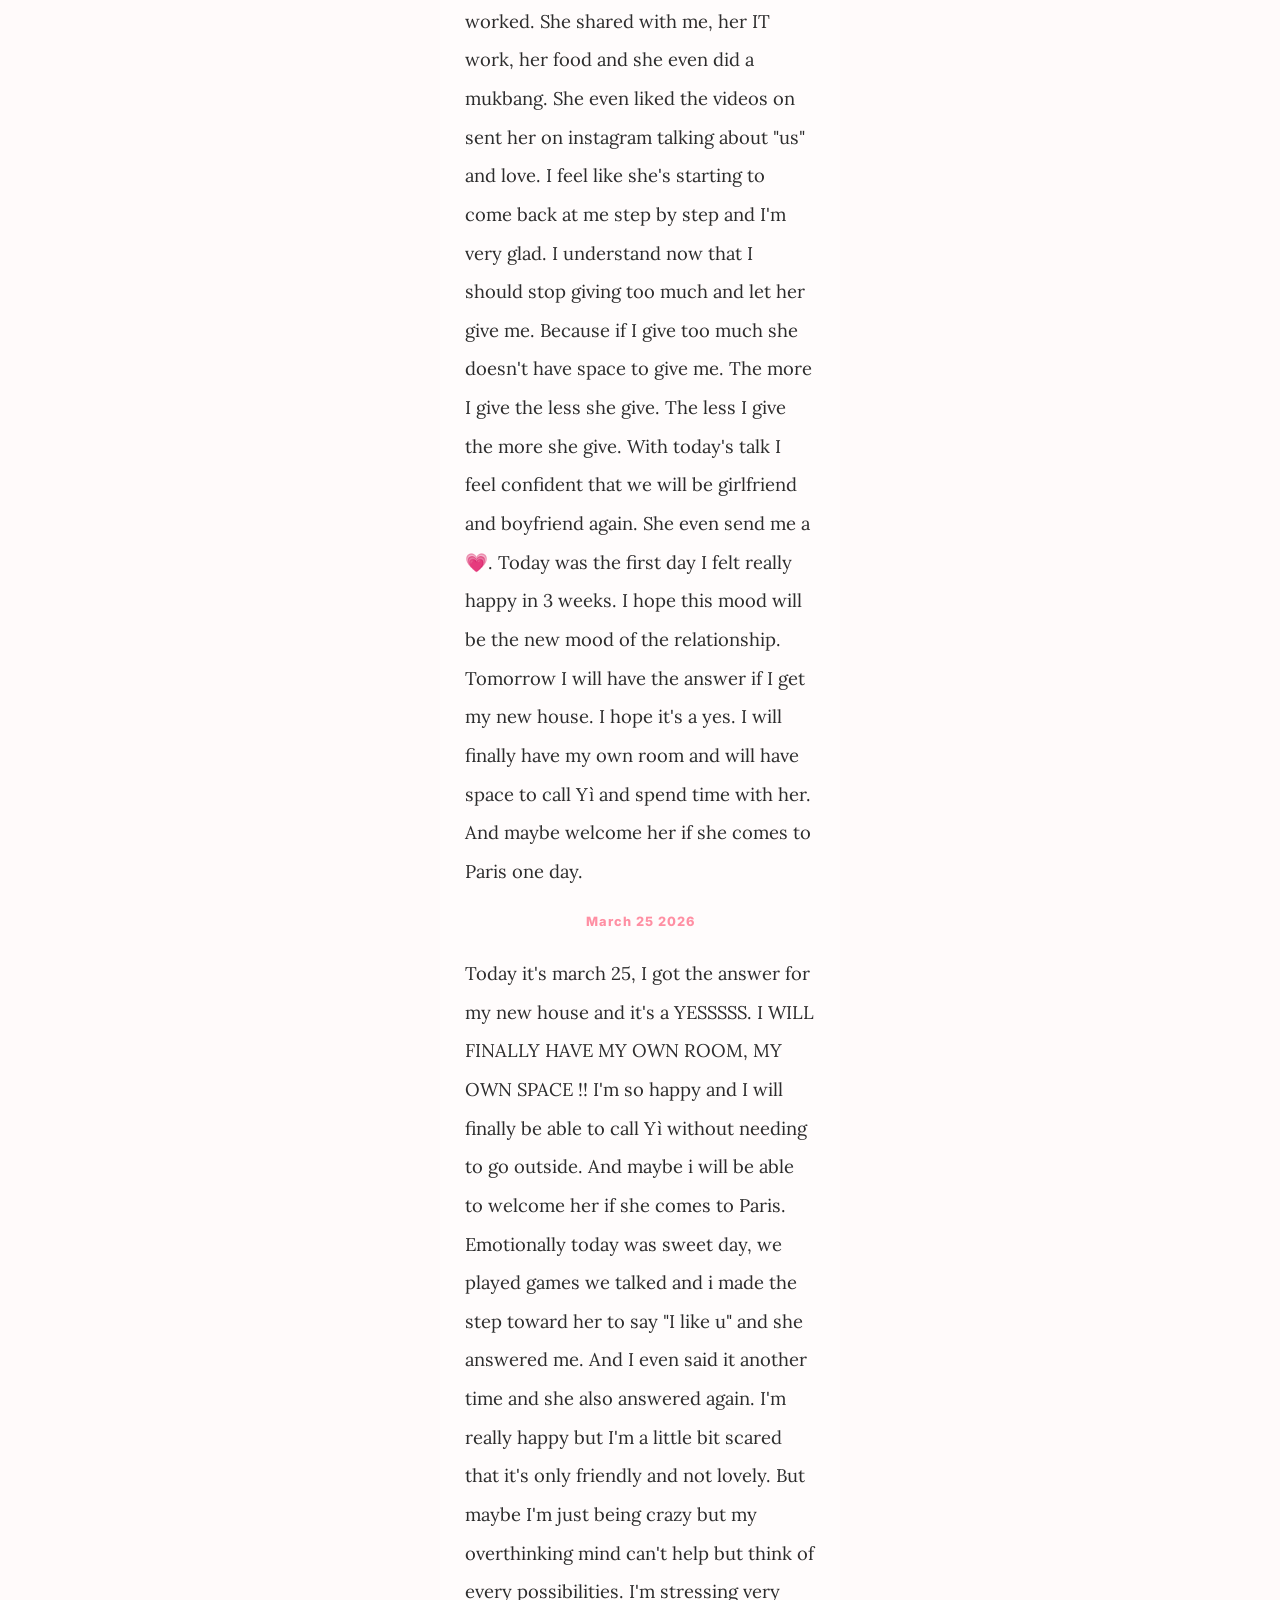
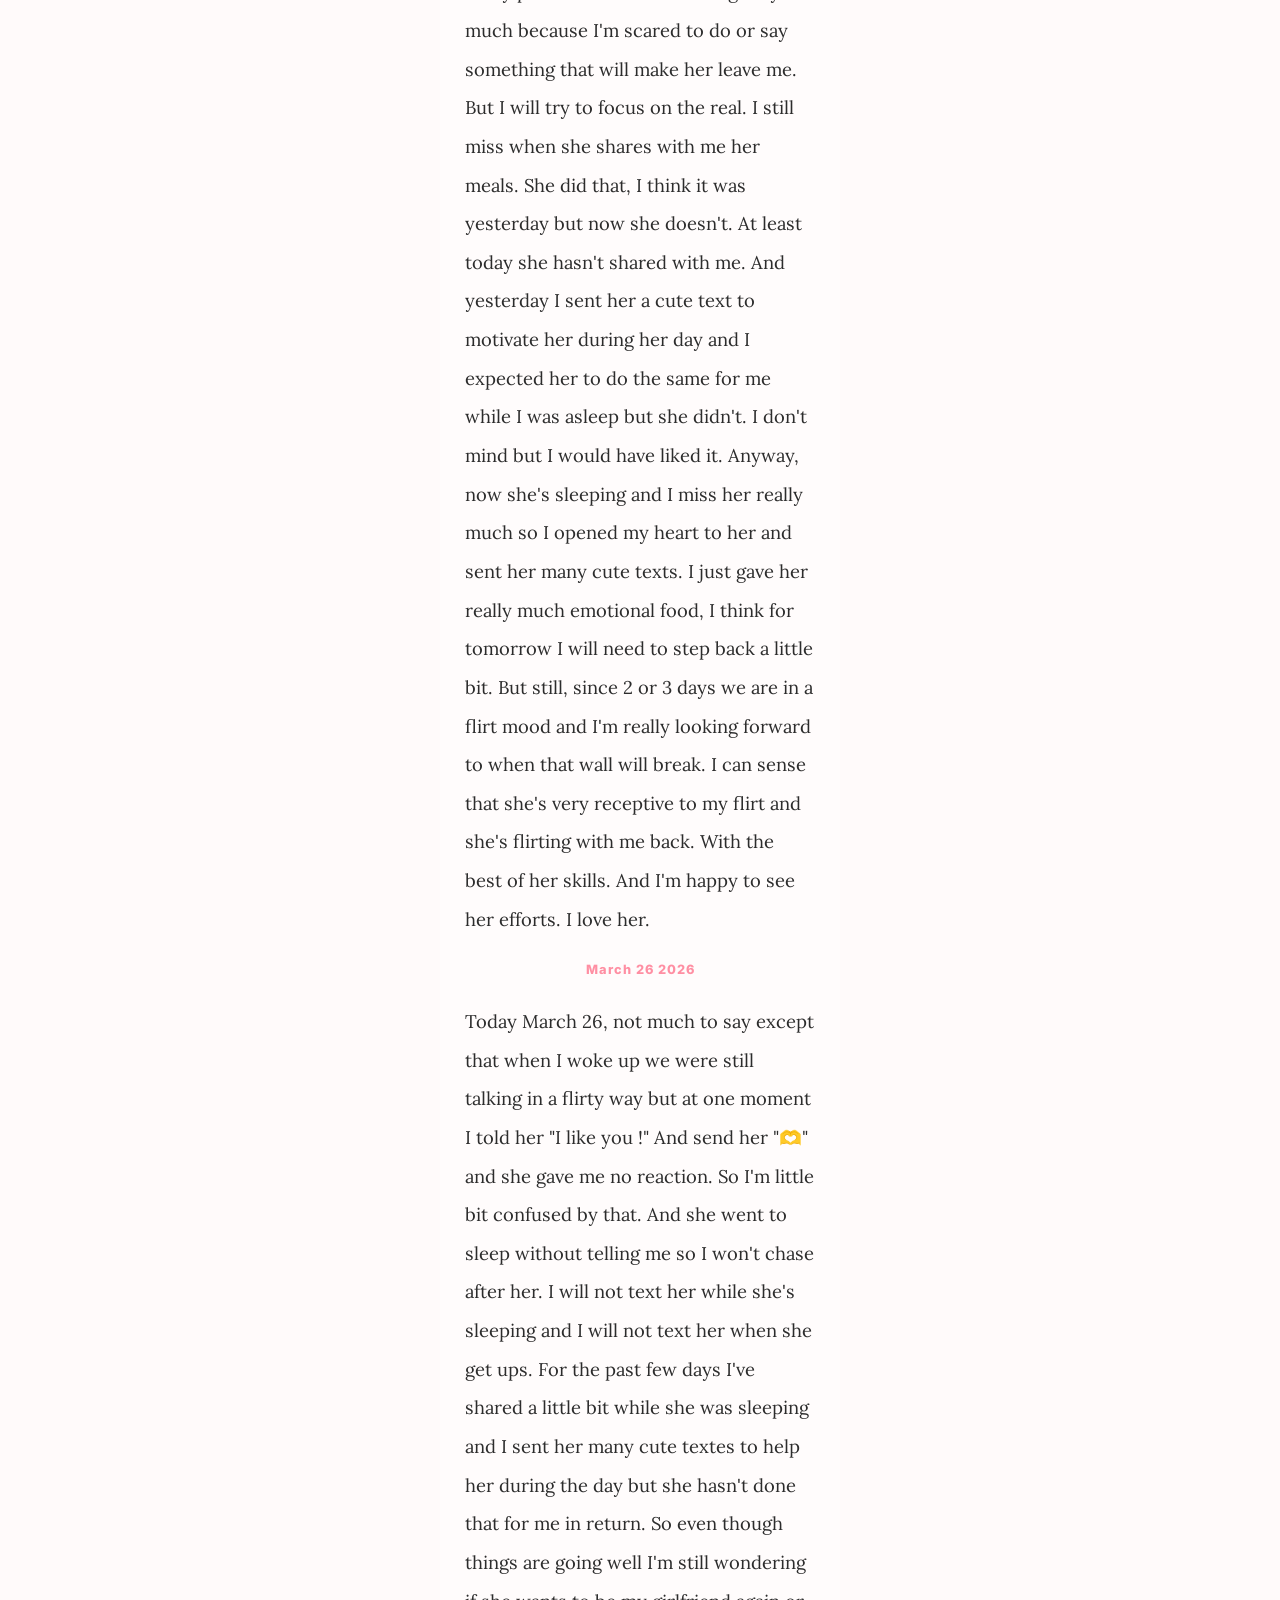
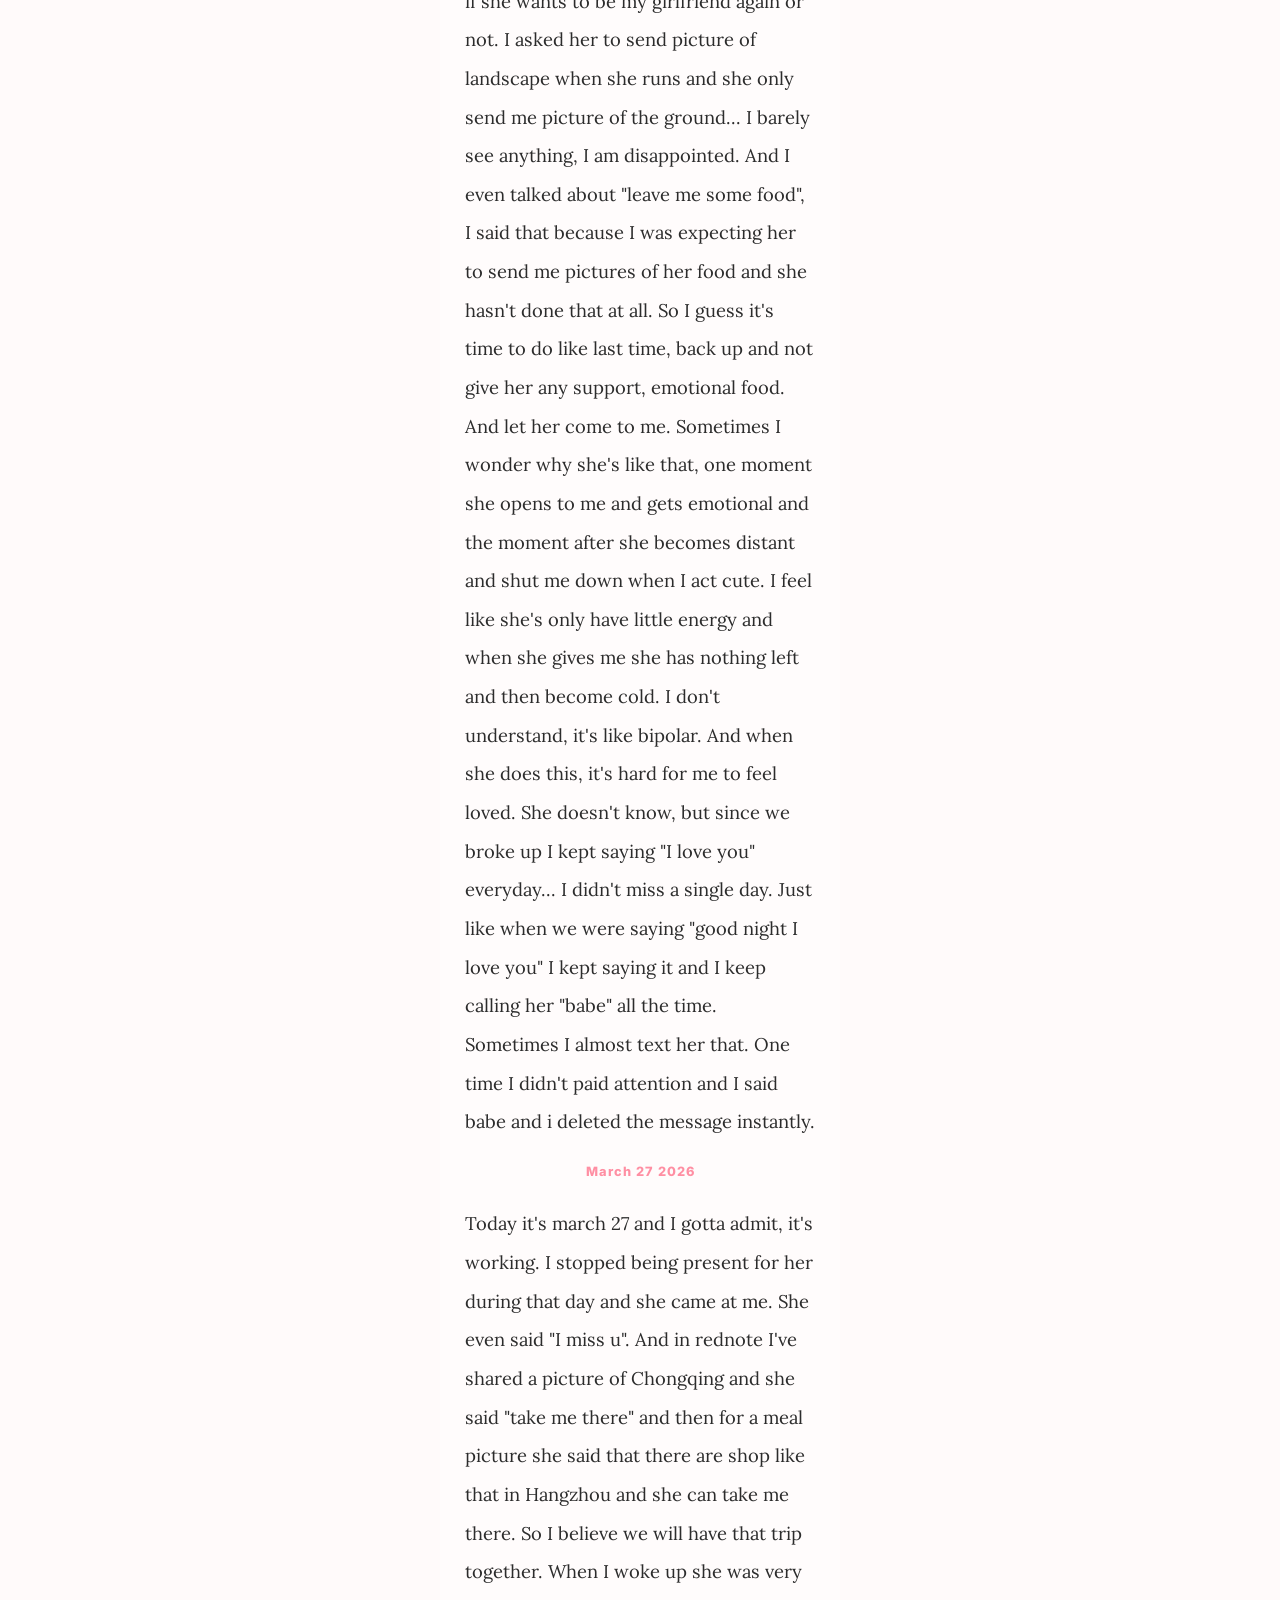
<file: journal.html>
<!DOCTYPE html>
<html lang="en">
<head>
    <meta charset="UTF-8">
    <meta name="viewport" content="width=device-width, initial-scale=1.0, maximum-scale=1.0, user-scalable=no">
    <title>My Break Up Journal</title>
    <link rel="stylesheet" href="style.css">
</head>
<body class="with-bg">

    <div class="container" style="padding-top: 50px; padding-bottom: 100px;">
        <a href="index.html" class="back-btn">← Back</a>
        <h1 class="chapter-page-title">My Break Up Journal</h1>
        
        <div class="chapter-body">

            <div class="journal-entry">
                <span class="journal-date">March 20 2026</span>
                <p>
                    Today it's 20 march, we broke up the 15 so 5 days ago. During that time I kept sending her videos on instagram about relationships. She didn't reacted, I'm scared it might be over for ever. She sent me a video on rednote, I feel happy she thought about me but she deleted it. I also send her something on red note and we talked a little bit. I had a big smile when we talked but it was very short.. I miss her so much. Her no reaction to my instagram make me feel like she doesn't agree, that's it's over for good. I cry everyday I can't stop thinking about her. Everyday I hope to see a message from her, everyday I'm this close 🤏 to send her a text, to ask her to come back, to try again, but I will ruin everything if I do that. It's so hard for me. I have to wait more. For me I'm still in a relationship with her, but I'm scared she might not love me anymore. I feel like she was so much exhausted that she will forget me if I don't text her. 
                    A few weeks ago she told me "i promise i trust you respect you and stay with you i won’t let you feel sad or tired easily we will take our time and walk together slowly" she promised me to walk together slowly and now she leaves me alone. I don't understand why she's doing that to me. I'm crying so much I love her so much. I'm scared she will get used to no contact with me. I'm scared she's too busy with class so she will forget me, I will disappear from her mind. I'm worried she might hate me, I'm so scared to talk to her, what if I send her a message, gets angry because of the exhaustion and delete me from everywhere?
                    Today my cousin with her husband they came to Paris, they live in the south of France but they came for the week end because they have a music concert and to spend time with friends and family, tomorrow I will eat with them and my family for lunch, then we will walk in Paris and in the evening I will go with friends and my cousin to eat in an Indian restaurant. And Sunday I will go play bowling with my brother and friends. And also in 5 days, the 25 march we will have the answer if we get the new apartment or not. I want to tell you all this things, I want to share with you... 
                    I'll take pictures of everything so I can show you maybe in the future when we get back together..
                    Since you've left me Yì I feel empty, I feel like the world is against me. I don't wanna talk with anyone, I'm pissed off by anyone. I just want to be alone, or with my other part. You've left me but you took a part of my soul with you... i can't forget you, 24/7 you are in my head. I miss you so much Yì.
                </p>
            </div>

            <div class="journal-entry">
                <span class="journal-date">March 21 2026</span>
                <p>
                    Today it's 21 march, I'm starting the day in the bathroom because my belly hurt so much.. 
                    I don't want to go out with my family.. but they will get mad at me, I have no choice. 
                    I sent her something on insta and she didn't reacted either. And she sent me something on rednote and i sent her a picture of her bracelet that I was wearing. She didn't really reacted like I hoped, she only said the bracelet is good... I keep trying to reconnect with her but she keep turning me down.. Why is she acting like that.. Does she really want nothing with me anymore ?
                    We talked a little bit about our feelings, it gave me a Little hope for the future. I saw her on wechat, she's sooo pretty. But when i saw her I almost cried. I was at the restaurant with my family at that time. Because everyday I go watch her moments to see if she deletes me or if she deletes the lego flower I gave her. 
                    Right now I'm with my cousin and her husband and we are doing shopping. And tonight we will go to an indian restaurant with the friends of my cousin. I don't really know them, but some are really nice. One friend came with us, we are at a adidas shop. We just visited many luxury shop and many beautiful places, it's really pretty. I wish one day she would come to Paris and I'll visit this with her.. hand to hand ❤️. Now we are going to the restaurant in car. She just woke up and it's soooo hard for me to talk with her, I'm talking with my ex girlfriend while I still love her. I just can't it's too hard for me. The only thing I wanna do is  scream at her "I LOVE YOU I WANNA BE GIRLFRIEND AND BOYFRIEND AGAIN" 
                    I couldn't hold it in me anymore, I told her that I can't talk with her like that and pretend like it's nothing. 
                    WoW so many things just happened, I've talked to her so much, about our relation and what we can and should improve, it seemed she needed to read thoses things I wrote her, and I needed to tell her. I can finally see us back together.. I feel so much relieved now that I got the chance to express myself. But still I feel liked I talked a lot and she didn't really expressed her opinion, I wish she could have told me more about what she went through this time alone. 
                    IM SO HAPPY I THINK WE ARE GOING TO GET BACK TOGETHER !
                    I really believe that today is the start of that healthy and long life relationship we both dreamed of. I cant remember the last time I got happy. I made this journal to keep myself focused and not talk to her, but in the end I couldn't hold it and now I'm so glad of my decision hahaha. 
                </p>
            </div>

            <div class="journal-entry">
                <span class="journal-date">March 22 2026</span>
                <p>
                    Today it's 22 march, weve talked about a few things. She said she loves me but it's like 70% partner and 30% friend. These numbers are not true it's just me but she told me that the partner share is larger so I think something like 70/30 must be what she feels. She didn't go to class today. I'm worried about her but I can't show it, she will find me pushy so I'll just let her be. But I don't recognize her, skipping class is not something she does usually and I'm worried as hell. That girl is the love of my life. Today I'm going to spend the afternoon with my cousin and tonight I'll go bowling. But I keep thinking about my baby Yì..
                    Today she told me we are below partners, but I'm scared she might get used to that situation and in the end wants to stay "below partners", just friends.. but as much as I love her and willing to fight for her. If in the end she just wants to be friends, I will need to be ready to move on and forget about her. Because I'd rather lose her forever and forget about her, than being friendzoned and stay attach forever to someone that don't want me anymore. I still don't understand, with the way she talks to me if she will give us another chance or not.. I'm lost 
                    I tried to be closer by saying I'm here for you 🫶 but she only said u too. Im hurt.
                    The Flowers she send me on rednote I posted them on wechat, they are so pretty and I feel so happy that she said it was for me~
                    I'm at the bowling right now, at the parc earlier with my cousin and friend we played board games. Now I'm at the bowling there is many peoples but i only know a few. I miss my girlfriend... I feel like I'm entering depression. But I don't know if I should tell her about that. But still I'm happy because the situation seem to get better, we shared a little flirty moment on my WeChat moment. When I posted about the flowers we flirted a little bit on a very healthy way and I'm so glad about that :) 
                    Yì if one day you read this journal, just know that I love you and work everyday, step by step like you said, to make sure we love each other for ever ❤️
                </p>
            </div>

            <div class="journal-entry">
                <span class="journal-date">March 23 2026</span>
                <p>
                    Today it's march 23 and i juste woke up but she didn't send me any message.. i thought she would have shared a little bit with me. Trying to work on herself step by step by opening to me and sharing but she didn't send anything not even a message so I'm really confused. She doesn't say she miss me, she doesn't say anything concerning her emotions towards me. She is a little cold. While I try to get close to her with emojis or sweet words. I tried to reconnect with her by sending a video of a restaurant in Chongqing to see if our trip and our future plans were still alright and she ignores me then she says "I don't know how to answer". Right now I just feel like she's talking to me because she doesn't want to lose me, she doesn't want to lose how I make her feel. How I support her and how I love her. She just want someone to cling to her. That's how I feel, deep down, she talk to me not in the objective of rebuilding the relationship, but because she didn't want to be alone and lose someone who care for her. But she doesn't want a relationship with me anymore. She absorbs my love and care for her but she doesn't give it in return. I feel like it's really over and she's only playing with me..
                    How is it possible to completely change like that Yì ? We talked so many times about having this trip together, meeting each other for the first time. I worked really hard to get money to see YOU. How is it possible to reject me like that ? Why do you treat me like that, what did I do to deserve such treatment ? Why can't you let me be happy? Why did you come in my life ? Why did you make the first step to become my girlfriend the 09/09/2025, if it's to treat me like a stranger now ? Why I open my heart and give every solutions we have to work on and you say nothing to me ? Why haven't you changed, why am I the only one trying to change for this relationship? Why you don't care about me ? 
                    You feel down and I give you support through my words and you take it and then you disappear. Do you realize that I might appear strong in message but I cry all the time like a baby ? That I feel down everyday because the only person that can give me support doesn't give me anything ? Why is life such a bitch with me ? Why can't I be happy with the girl I love ? Why I have to suffer ? Yì why can't you be honest with me and tell me clearly if we have a future together or no ? Why even in moments like this I have to be the one holding us and finding solutions for us ? Why you let me do those things alone ? I will try to not give you this emotional food that give you constantly anymore. I will stop being as much protective as I am already. If she don't try to give it to me I will understand that she don't want anything with me anymore and I will move on. Because you can't treat me like that, use my support for you own good and don't give me anything in return and ignore my feelings. Until you are really ready to work on US and not only on yourself, I will not provide you with any emotional food. You said I was important to you ? Then show it to me, act like I'm important to you. She's going to understand what I feel, running after her, trying to catch her attention all the time. Yì, you take me for granted way too easily. I can't live like this for very long, if the situation doesn't change I will have to go away to save my heart from being hurted more than already.
                </p>
            </div>

            <div class="journal-entry">
                <span class="journal-date">March 24 2026</span>
                <p>
                    Today it's march 24, seems like my objective to stop giving her emotional food was successful. She kept sending me a lot of messages and said for the first time in many weeks that she miss me. So today I decided to be on a flirty way but not doing too much and it worked. She shared with me, her IT work, her food and she even did a mukbang. She even liked the videos on sent her on instagram talking about "us" and love. I feel like she's starting to come back at me step by step and I'm very glad. I understand now that I should stop giving too much and let her give me. Because if I give too much she doesn't have space to give me. The more I give the less she give. The less I give the more she give. With today's talk I feel confident that we will be girlfriend and boyfriend again. She even send me a 💗. Today was the first day I felt really happy in 3 weeks. I hope this mood will be the new mood of the relationship. Tomorrow I will have the answer if I get my new house. I hope it's a yes. I will finally have my own room and will have space to call Yì and spend time with her. And maybe welcome her if she comes to Paris one day. 
                </p>
            </div>

            <div class="journal-entry">
                <span class="journal-date">March 25 2026</span>
                <p>
                    Today it's march 25, I got the answer for my new house and it's a YESSSSS. I WILL FINALLY HAVE MY OWN ROOM, MY OWN SPACE !! I'm so happy and I will finally be able to call Yì without needing to go outside. And maybe i will be able to welcome her if she comes to Paris. Emotionally today was sweet day, we played games we talked and i made the step toward her to say "I like u" and she answered me. And I even said it another time and she also answered again. I'm really happy but I'm a little bit scared that it's only friendly and not lovely. But maybe I'm just being crazy but my overthinking mind can't help but think of every possibilities. I'm stressing very much because I'm scared to do or say something that will make her leave me. But I will try to focus on the real. I still miss when she shares with me her meals. She did that, I think it was yesterday but now she doesn't. At least today she hasn't shared with me. And yesterday I sent her a cute text to motivate her during her day and I expected her to do the same for me while I was asleep but she didn't. I don't mind but I would have liked it. Anyway, now she's sleeping and I miss her really much so I opened my heart to her and sent her many cute texts. I just gave her really much emotional food, I think for tomorrow I will need to step back a little bit. But still, since 2 or 3 days we are in a flirt mood and I'm really looking forward to when that wall will break. I can sense that she's very receptive to my flirt and she's flirting with me back. With the best of her skills. And I'm happy to see her efforts. I love her. 
                </p>
            </div>

            <div class="journal-entry">
                <span class="journal-date">March 26 2026</span>
                <p>
                    Today March 26, not much to say except that when I woke up we were still talking in a flirty way but at one moment I told her "I like you !" And send her "🫶" and she gave me no reaction. So I'm little bit confused by that. And she went to sleep without telling me so I won't chase after her. I will not text her while she's sleeping and I will not text her when she get ups. For the past few days I've shared a little bit while she was sleeping and I sent her many cute textes to help her during the day but she hasn't done that for me in return. So even though things are going well I'm still wondering if she wants to be my girlfriend again or not. I asked her to send picture of landscape when she runs and she only send me picture of the ground... I barely see anything, I am disappointed. And I even talked about "leave me some food", I said that because I was expecting her to send me pictures of her food and she hasn't done that at all. So I guess it's time to do like last time, back up and not give her any support, emotional food. And let her come to me. Sometimes I wonder why she's like that, one moment she opens to me and gets emotional and the moment after she becomes distant and shut me down when I act cute. I feel like she's only have little energy and when she gives me she has nothing left and then become cold. I don't understand, it's like bipolar. And when she does this, it's hard for me to feel loved. 
                    She doesn't know, but since we broke up I kept saying "I love you" everyday... I didn't miss a single day. Just like when we were saying "good night I love you" I kept saying it and I keep calling her "babe" all the time. Sometimes I almost text her that. One time I didn't paid attention and I said babe and i deleted the message instantly. 
                </p>
            </div>

            <div class="journal-entry">
                <span class="journal-date">March 27 2026</span>
                <p>
                    Today it's march 27 and I gotta admit, it's working. I stopped being present for her during that day and she came at me. She even said "I miss u". And in rednote I've shared a picture of Chongqing and she said "take me there" and then for a meal picture she said that there are shop like that in Hangzhou and she can take me there. So I believe we will have that trip together. 
                    When I woke up she was very emotional with me and I really liked it. We were very close to each other and that made me so happy. I had doubts about our relationship for the past few days but now I'm pretty sure that we are like boyfriend and girlfriend, we just didn't tell it but I can sense it. But still let's take it slow and I will wait for the right time to tell her what I have prepared. Tomorrow will be our 200 days since 09.09.2025, I will send her a very emotional text. I hope she will feel moved by it. I plan to record myself and talk to her for the 9 April and ask her to be my girlfriend officially. 
                    SHE SAID SHE WANTS TO LIVE WITH ME IN THE FUTURE. IM SO HAPPYY !!
                </p>
            </div>

            <div class="journal-entry">
                <span class="journal-date">March 28 2026</span>
                <p>
                    Today is March 28.
                    I feel so hurt. I wrote super pretty words for her and for our 200 days and the only thing she say is "I'm happy you wrote that". What the fuck am I ? A clown ? I said things like "your the most special person in my heart" "our story will go forever" and the only thing she can say to me is "I'm happy". I can't live like that for very long, absorbing my love and my sweet words and not giving me anything in return. In the end she hasn't changed at all during our breakup time. I already told her in the past that whenever I give her message full of love she only answer with basic things. Am I really not worth for sweet words in return. Why I'm the only one trying to change for this relationship. After everything we went through why is it still not possible for her to talk like that. I've been patient, 7 months. I've waited 7 months for her to change a little bit on that aspect. That's not possible for me. 
                    I don't like this day. 
                </p>
            </div>

            <div class="journal-entry">
                <span class="journal-date">March 29 2026</span>
                <p>
                    March 29 we talked again about the relation. She said she wanted to stop that. But then the situation got better. And she said "i love you" for the first time in 3 weeks. Our emotions are like a roller coaster. I'm too much exhausted to write more. 
                </p>
            </div>

            <div class="journal-entry">
                <span class="journal-date">March 30 2026</span>
                <p>
                    Today march 30, she send me a video on insta about touching boyfriend ass. And then we started sending each other videos and we flirted a little bit. It's kind of confusing because yesterday she wanted to break up and now we are back in this flirty mood. I'm happy she made the first step towards me by sending me a video. I really enjoyed our interactions in instagram today. 
                    Right now it's the evening and my dad came home for dinner and like every day he keeps yelling at my little brother. This made me feels really sad, I even cried. Idk why he get so pissed off at my little brother always. I wanna share my thoughts with my girlfriend because she's my home, my family.. but I can't. I feel really down at the moment. I need a hug from my babe 
                </p>
            </div>

            <div class="journal-entry">
                <span class="journal-date">March 31 2026</span>
                <p>
                    March 31 I think today is the best day, we flirted all day, we send each other many many cute videos. We even talked about traveling the world together. We talked about many partner things. Our relationship is going on very well. I like it. I told her many today that I love her and she say it back. I know she might be scared to say it because saying it means holding the responsibility of a relationship and I know she's scared to not be strong enough yet. But I'm happy she found the courage to say it to me. I love you ❤️ 
                </p>
            </div>

            <div class="journal-entry">
                <span class="journal-date">April 1 2026</span>
                <p>
                    April 1, i send "I enjoyed very much today, I hope you too. Please dream of us traveling the world together. I love you not as a friend or family but as a woman who shares my life everyday. Study well tomorrow ~" while she was asleep and when she woke up she ignored completely and gave me zero reaction. Then I draw her a heart on my tablet and again zero reaction and ignore.  Then when I went to bed I said in French "good night my lover, will you miss me ? My lover" zero reaction again and zero answer to my question. This was like around 1am so now I woke up and it's 1 April and I won't text her. She talks to me yesterday like we are boyfriend and girlfriend and when I express my feelings she ignore me. 
                    We literally talked about living together, traveling the world together, kissing each other, gifting each other flowers in real life. You can't say I'm crazy to say that this is girlfriend and boyfriend behavior, that's exactly what a girlfriend and boyfriend would talk to eachother. So why become distant and ignore me when I act like a boyfriend. 
                </p>
            </div>

            <div class="journal-entry">
                <span class="journal-date">April 2 2026</span>
                <p>
                    April 2, good day not much to say, I'm feeling okay 👍
                </p>
            </div>

            <div class="journal-entry">
                <span class="journal-date">April 3 2026</span>
                <p>
                    April 3 we argued because I called her babe. She said she's not confident in us getting back. I feel like she's been playing with me and my feelings since all thoses flirty days. If your not confident why you say you love me ? Why you say we will live together ? Why you say we will travel the world together ? Why you give me false hopes if you don't believe in us ? 
                    We again had an issue tonight because she doesn't want to send me pic of herself even half her face. She keeps saying she will send me when she wanna but she never in 7 months took a picture on the spot for me. Every pic I have of her wasn't took for me. But for her or for her social medias. I don't feel special for her, I can't see her face, even half I can't see. I'm just a clown for waiting.
                </p>
            </div>

            <div class="journal-entry">
                <span class="journal-date">April 4 2026</span>
                <p>
                    April 4, no talk today. I went to play basket with my friends, we played during 7 hours I'm really exhausted and I only ate a tangerine. I'm starving.
                </p>
            </div>

            <div class="journal-entry">
                <span class="journal-date">April 5 2026</span>
                <p>
                    April 5, I feel like I'm getting used to no talk with her. I feel like I won't mind if we stop everything now. Because our actual situation is too hard for me, I would rather stop everything if I can't have her as my girlfriend. I'm so mad at her, during our whole relationship I kept asking her to have calls so that we can communicate with our voice and understand our tone better and she turned me down every single time. And now we broke up and we aren't in relationship anymore because we can't communicate. I hold her responsible for that situation just because she didn't wanted to be closer to me. This is her fault for not trying to be close ealier in the relationship and now I'm the one suffering because of her. 
                </p>
            </div>

            <div class="journal-entry">
                <span class="journal-date">April 10 2026</span>
                <p>
                    April 8, i send her a text and she hasn't answered. I hope tomorrow she will. 
                    April 9, no answer, i thought she would have texted me today since it's our birthday but no. I guess she will answer during the weekend 
                    April 10 no answer again. We had a little interaction on insta if I can call it like that. I sent her a video (maybe i shouldn't had) she opened the conversation pretty quickly and she replied with an emoji 😊. Idk if it's because she agree with the video or if she just replied that to act kind but disagree with the video. 
                    I hope tomorrow when i wake up she will have answered me. 
                </p>
            </div>

            <div class="journal-entry">
                <span class="journal-date">April 11 2026</span>
                <p>
                    April 11, I just woke up and still no response from her. However, she did reply to something on the Couple Joy app. And now I've just sent her another video on Instagram; I don't think I should have. 
                    We just had another interaction on Instagram... right now I only feel like she doesn't love me anymore. I have the feeling she hates me. She doesn't want anything anymore with me. Why is she interacting and talking to me on insta but still doesn't answer me in WeChat ?
                </p>
            </div>

            <div class="journal-entry">
                <span class="journal-date">April 12 2026</span>
                <p>
                    April 12, still nothing. What is she doing ? It's the weekend she had plenty of time. 
                    I'm feeling very emotional right now. I cried again, it's been many days since I last cried but I miss her very much today.
                </p>
            </div>

            <div class="journal-entry">
                <span class="journal-date">April 13 2026</span>
                <p>
                    April 13 we talked. It's really hard for me because she said "my wish to separate is stronger than my wish to get back together". She is afraid to fight again and I understand her but it hurts me very much. I cried again today. 
                </p>
            </div>

            <div class="journal-entry">
                <span class="journal-date">April 14 2026</span>
                <p>
                    April 14 we are starting to talk again together, i will do my best to rebuild our bond and make her feel safe in our relationship. I hope we'll get back as boyfriend and girlfriend soon. But I'm sad about one thing. She hasn't answered my question "why do you love me". I will ask her to answer it maybe the 9 May for our 8 months. 
                </p>
            </div>

            <div class="journal-entry">
                <span class="journal-date">April 15 2026</span>
                <p>
                    April 15, we talked a lot about our relationship and our feelings and even our trip. Many many things were said so I wont be able to summarize but we are being pretty healthy with eachother and with our talk. Even though she said things that hurted me alot, we were not fighting. 
                </p>
            </div>

            <div class="journal-entry">
                <span class="journal-date">April 17 2026</span>
                <p>
                    April 17, I'm so happy by the way we are, we are so kind to each other there is no issue since the 13 April. I hope it will continue like that forever !!! I hope we can be love partners soon !!!
                </p>
            </div>

            <div class="journal-entry">
                <span class="journal-date">April 18 2026</span>
                <p>
                    April 18, we barely talked today, many times I tried to engage a conversation with her but she was too busy to answer me, I had to wait a lot of time before she answer me again. I'm unhappy and sad. I have the feeling she only answer to me to be kind, but she doesn't want to spend time with me. 
                </p>
            </div>

            <div class="journal-entry">
                <span class="journal-date">April 20 2026</span>
                <p>
                    April 20, it's over, she doesn't want to be in a relationship again. It's over. I'm so hurt of being rejected like that. I hate her. Why has she started talking to me again if she clearly knew that she didn't wanted a relationship again ? What did i do to deserve to be played like that ? I keep crying all day. I gave so much energy and love to her and to this relationship just to be rejected like nothing ever happened between us. Two days ago we'd known each other for eight months, and now it's over. Eight months gone to waste. We could have had a pretty long term relationship but she is just too scared of hypothetical future fights so she prefer to stop everything. I'm so sad. I really don't feel well. I just want to die. I really dont understand her, she says things like "you are mine", "im yours", "i wanna live with you", "i wanna travel with you" during our "reconciliation process" and now she says she dont want to be in a relationship with me. Is she playing with my feelings ? Why you contradict yourself like that ? Why you talk like a girlfriend and give me fasle hopes if you dont want anything with me anymore ? What did i do to deserve to be played like that ? Sometimes i really feel like shes manipulating me. 
                </p>
            </div>

            <div class="journal-entry">
                <span class="journal-date">April 21 2026</span>
                <p>
                    April 21, I keep having videos on insta about couples that broke up for a while then got back together and got married. I even sent her some of thoses videos... I think I made a mistake but I won't delete it. My feelings are true and I won't pretend to not care. 
                    I keep seeing long distance couples on social medias. Seeing that much love between two people knowing my relationship is not like that is making me very angry. I keep crying.. I'm so tired. 
                </p>
            </div>

            <div class="journal-entry">
                <span class="journal-date">April 22 2026</span>
                <p>
                    April 22, I still hope that soon, we'll be together again..
                    Tonight I'm going to the cinema to watch the movie about Michael Jackson, it got released today.
                    I miss her.
                    I keep looking at her social media profiles.
                    I just got out of the movie, people were singing and dancing it was so cool, i took some videos but now i have no one to share with. I saw so many couples together watching the movie and almost cried.
                </p>
            </div>

            <div class="journal-entry">
                <span class="journal-date">April 23 2026</span>
                <p>
                    Today i started developing a new website, to be honest i wanted to do this website since early February but i was too much lazy. But now i have to do it.
                    Tomorrow im going to eat lunch at my mother friends house.
                </p>
            </div>

            <div class="journal-entry">
                <span class="journal-date">April 24 2026</span>
                <p>
                    Today im having launch at my mother friends house.
                </p>
            </div>

            <div class="chapter-body">
    <div class="journal-entry">
        <span class="journal-date">April 25 2026</span>
        <p>
            I still cannot call her my ex girlfriend. When I think about her I keep saying my girlfriend or babe. 
            I am still working on that website. I miss you 艺.
        </p>
        <p>
            Today she saw the videos I sent her on Instagram a few days ago but zero reaction from her. 
            On the Couple Joy app she deleted her profile picture then she put the same little guy as me. 
            Did she do that on purpose? Because if yes I found it very funny and cute. 
            I changed mine again and I will see if she also puts the same as me.
        </p>
    </div>

    <div class="journal-entry">
        <span class="journal-date">April 26 2026</span>
        <p>
            I dreamt of her. I dreamt she texted me on WeChat and I dreamt she put the cat picture as her profile picture, the one we talked about a few days ago. 
            Today I shaved my legs and I feel like a baby now. I discovered a big scar on my leg. I remember I made that when I was in high school. 
            I thought it would have disappeared since it has now been around 5 years but I guess I will have it forever.
        </p>
    </div>

    <div class="journal-entry">
        <span class="journal-date">April 27 2026</span>
        <p>
            I am thinking about when to send my website to her. I think May 9 will be too obvious because she will expect me to send something since I never missed a single month anniversary. 
            I was thinking maybe after I move into my new house but there is no exact date yet, probably by the end of May or June. 
            I am scared that if I wait until June it will be too late and she will have already moved on. 
            If that happens I will be devastated. So I am thinking maybe after our 8 months anniversary. Around May 10.
        </p>
    </div>

    <div class="journal-entry">
        <span class="journal-date">April 28 2026</span>
        <p>
            I am still waiting for her. Every time my phone vibrates I hope it is a notification from her but it never is. 
            It is hard to stay silent when everything reminds me of us. 
            I am putting all my hope into this project. Today i started packing some of my stuff for the move. <p>I really miss you 艺.</p> 
        </p>
    </div>

    <div class="journal-entry">
        <span class="journal-date">April 29 2026</span>
        <p>
            Today im taking a cruise with my father and brother on the Saint-Martin canal, a canal that runs through Paris and joins the Seine, the river that flows though Paris.
            <p>Hey i got a question, if you could go back in the past, at the beginning of our love relationship, with all the from our actual relationship, our fights, flaws and everything. Would you go back and try to communicate better from the very beggining ? Or you will not engage in a relationship with me ?</p>
        </p>
    </div>

    <div class="journal-entry">
        <span class="journal-date">April 30 2026</span>
        <p>
            I miss her so much, im not happy in my life anymore.. i feel empty, just like back in august before i met you. What do i have to do to get you back. Sometimes my hopes disappear and i feel like you will never come back to me...
            Between 15 march and 20 april i had so many hopes, in my head it was very clear : we are going to get back together. But now i dont know anything anymore. My mind is stuck between : i should delete her from everywhere, delete every pictures, throw away her gifts, letters and completely forget her and try to move on. But i cant do that.. i love her too much and im still attached to her, even though shes not.. So ill just wait, ill wait until she comes back. That might never happen but i will wait.
        </p>
    </div>

    <div class="journal-entry">
        <span class="journal-date">May 1 2026</span>
        <p>
            Today i changed "our" trip. I considered that i will do it alone. So i will do Hangzhou, Shanghai and Chongqing. I just bought the ticket plane from Shanghai to Chongqing. Im still gonna wait for the hotel. I will wait to see if she will travel with me, if our relation will return to boyfriend girlfriend. If in June we are still ex, i will take my hotels alone. 
            <p>
                She ignored me in rednote, just like i thought yesterday 👍
            </p>
        </p>
    </div>

    <div class="journal-entry">
        <span class="journal-date">May 2 2026</span>
        <p>
            I cried again today. I stayed for you all this time, even when you broke up with me many times. I was genuine for this relationship. So why, why are you rejecting me and my feelings this coldly after everything i've done for us.
            Why did you stayed in my life, why did you kept talking to me, why did you talked to me like a girlfriend, why did you gave me so many false hopes. When i broke up with you when you made fun of my body i shouldnt have come back. I opened my heart to you, i trusted you, trusted all the promises you made and now you throw me away like im a fucking piece of trash who doesnt deserve you. Im crying while writing this, not because im sad but because im angry at you and the way you throw me so easily.
            My emotions are so mixed right now. Everyday i keep thinking about her behavior, her actions, how quickly she broke up with me, how cold she's with me. Im going through so many different emotions, anger, sadness, hope. I'm mixed between unhappiness, mad, hate against her and love. Adn yet, if she opens her arms and come back, i will go back to her... im too much in love with someone who doesnt want me.. I thought i had found a girl who wanted to fight for me and for the relationship..
            Mentally im very hurted. Im fighting for someone who doesnt want to fight and abandoned me and "us". Its exhausting and its not fair. You kept saying that the way I love you is perfect, that what i give you is what you want in a relationship and yet, you refuse to fight and be better together, you reject me, you abandon me. Im tired, every time i open instagram i get videos about kids, happy couples and everything. Im very tired of seeing that while knowing it wont happen to me.
            Today she also ignored what i send on red note. 
            <p>Im too tired, i cant wait anymore i will send her the website today.</p>
        </p>
    </div>




</body>
</html>
</file>
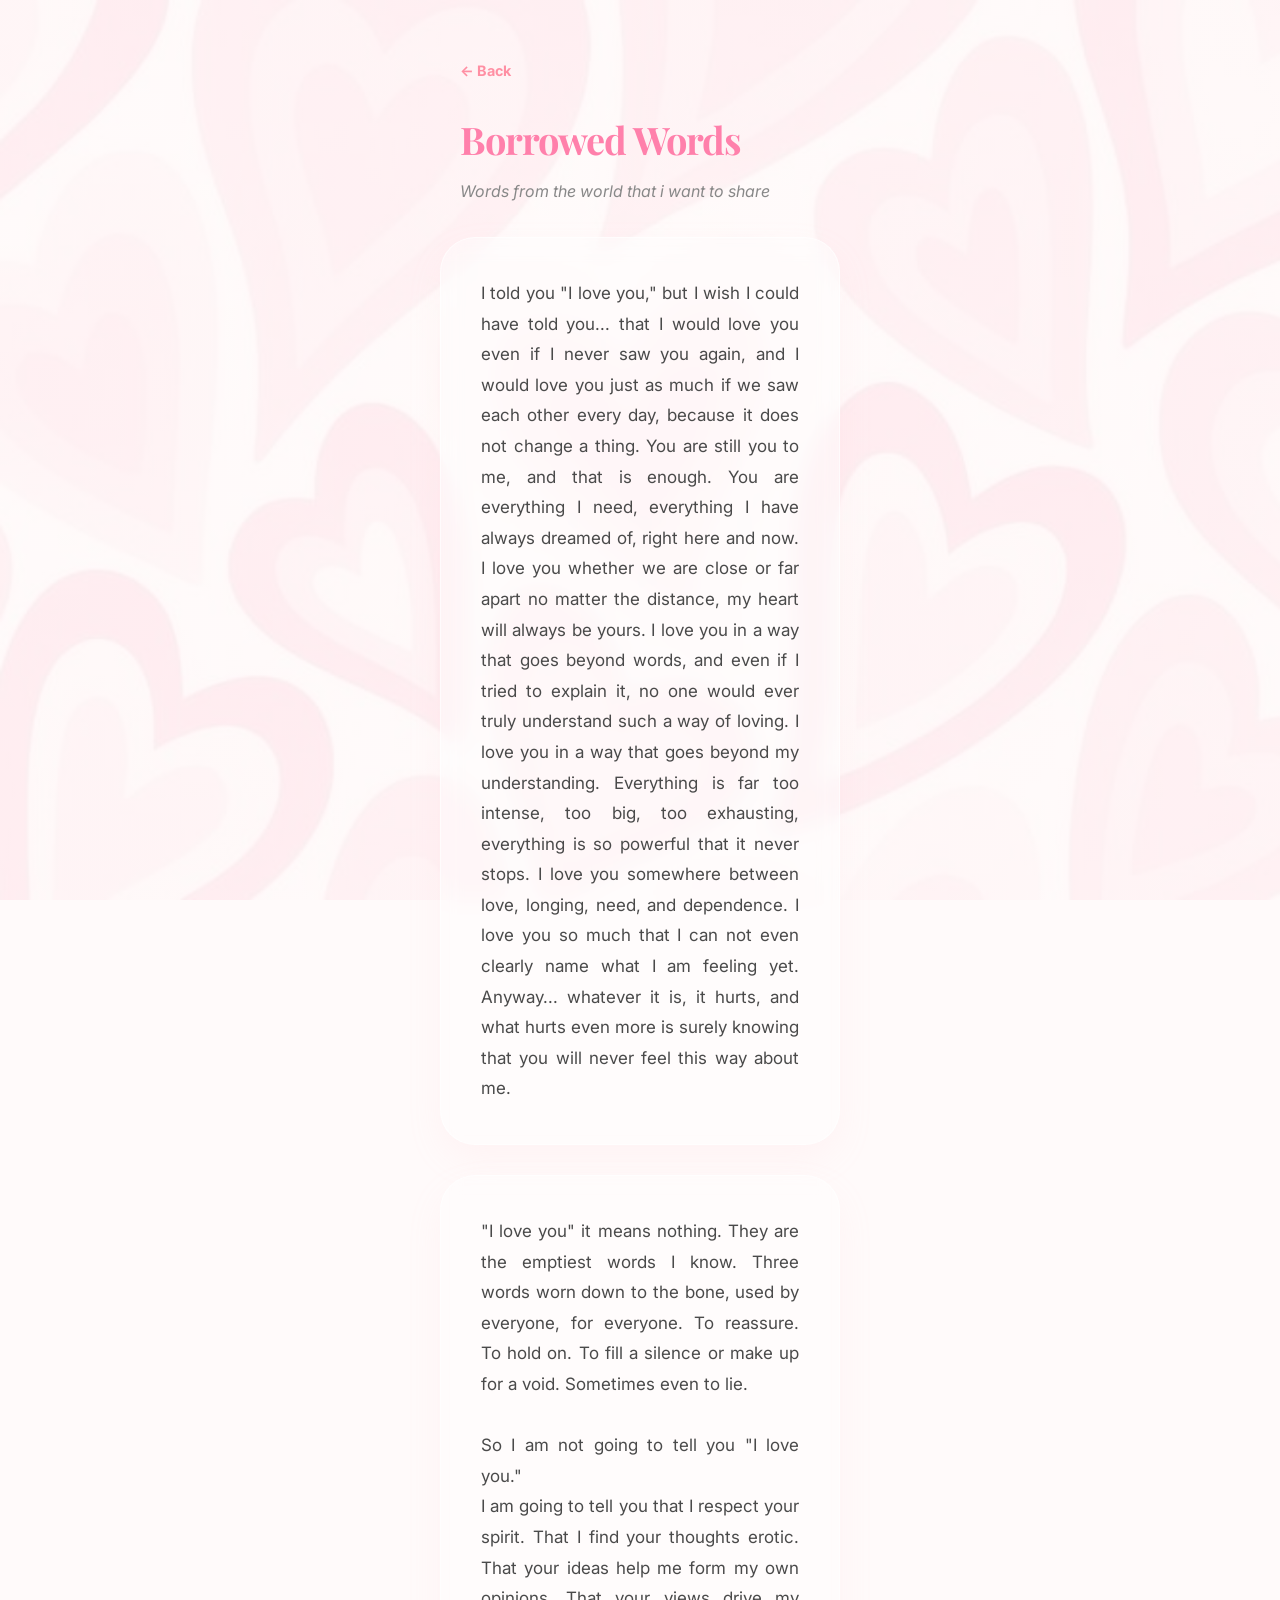
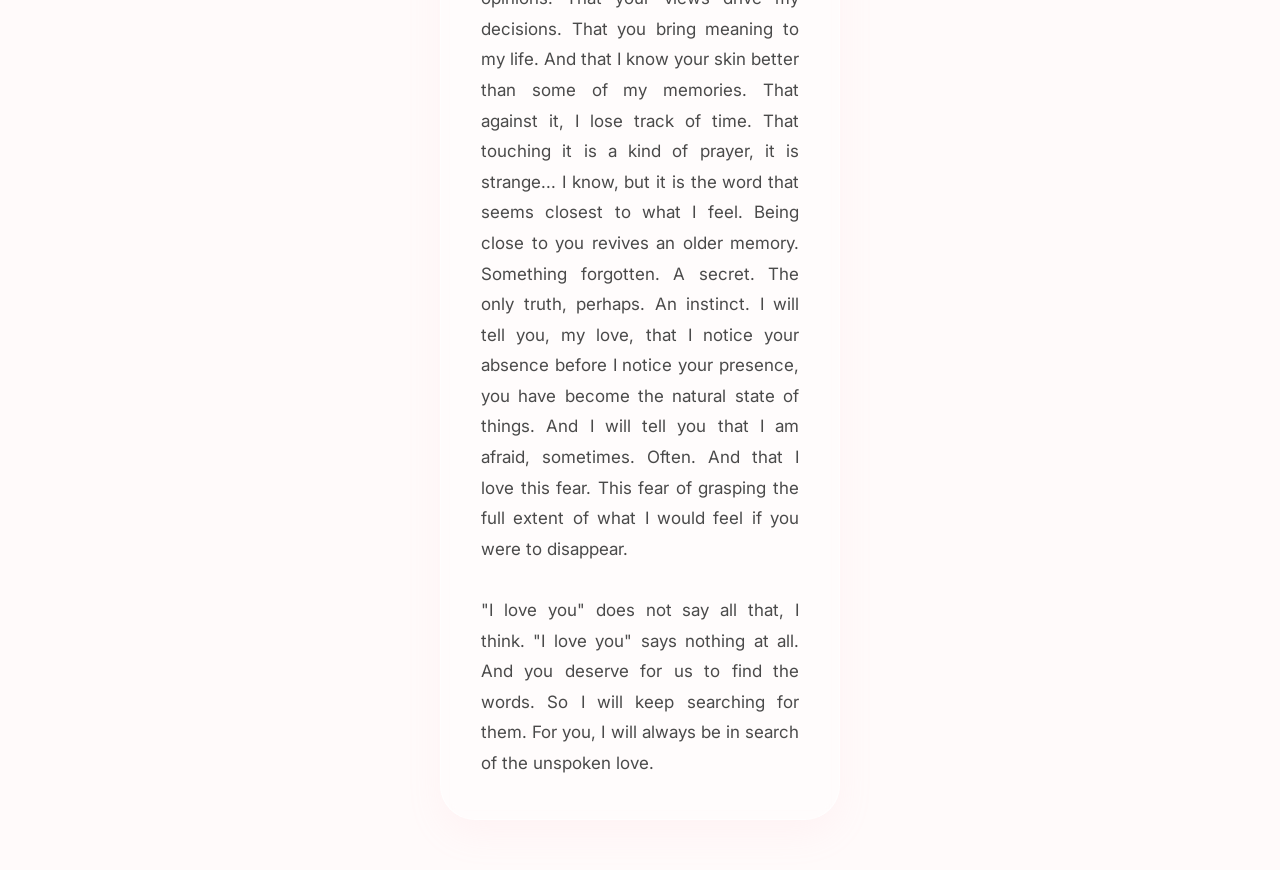
<file: reflections.html>
<!DOCTYPE html>
<html lang="en">
<head>
    <meta charset="UTF-8">
    <meta name="viewport" content="width=device-width, initial-scale=1.0, maximum-scale=1.0, user-scalable=no">
    <title>Borrowed Words</title>
    <link rel="stylesheet" href="style.css">
    <style>
        /* On ajoute du padding interne et de l'espace entre les lignes */
        .story-card {
            padding: 40px !important;
            line-height: 1.8 !important;
            margin-bottom: 30px !important;
            border-radius: 35px !important;
        }
        
        .story-card p {
            margin: 0;
            font-size: 17px;
            color: #4a4a4a;
            text-align: justify;
            hyphens: auto;
        }

        header.story-header {
            padding: 40px 20px 20px 20px !important;
        }
    </style>
</head>
<body class="with-bg">

    <div class="container">
        <header class="story-header" style="text-align: left;">
            <a href="index.html" class="back-btn">← Back</a>
            <h1 style="margin-top: 25px; color: #ff80ab; font-family: 'Playfair Display', serif; font-size: 38px;">Borrowed Words</h1>
            <p style="color: #888; font-style: italic;">Words from the world that i want to share</p>
        </header>

        <section class="story-card">
            <p>I told you "I love you," but I wish I could have told you... that I would love you even if I never saw you again, and I would love you just as much if we saw each other every day, because it does not change a thing. You are still you to me, and that is enough. You are everything I need, everything I have always dreamed of, right here and now. I love you whether we are close or far apart no matter the distance, my heart will always be yours. I love you in a way that goes beyond words, and even if I tried to explain it, no one would ever truly understand such a way of loving. I love you in a way that goes beyond my understanding. Everything is far too intense, too big, too exhausting, everything is so powerful that it never stops. I love you somewhere between love, longing, need, and dependence. I love you so much that I can not even clearly name what I am feeling yet. Anyway... whatever it is, it hurts, and what hurts even more is surely knowing that you will never feel this way about me.</p>
        </section>

        <section class="story-card">
            <p>"I love you" it means nothing. They are the emptiest words I know. Three words worn down to the bone, used by everyone, for everyone. To reassure. To hold on. To fill a silence or make up for a void. Sometimes even to lie. <br><br>
            So I am not going to tell you "I love you."<br>
            I am going to tell you that I respect your spirit. That I find your thoughts erotic. That your ideas help me form my own opinions. That your views drive my decisions. That you bring meaning to my life. And that I know your skin better than some of my memories. That against it, I lose track of time. That touching it is a kind of prayer, it is strange... I know, but it is the word that seems closest to what I feel. Being close to you revives an older memory. Something forgotten. A secret. The only truth, perhaps. An instinct. I will tell you, my love, that I notice your absence before I notice your presence, you have become the natural state of things. And I will tell you that I am afraid, sometimes. Often. And that I love this fear. This fear of grasping the full extent of what I would feel if you were to disappear. <br><br>
            "I love you" does not say all that, I think. "I love you" says nothing at all. And you deserve for us to find the words. So I will keep searching for them. For you, I will always be in search of the unspoken love.</p>
        </section>
    </div>

</body>
</html>
</file>
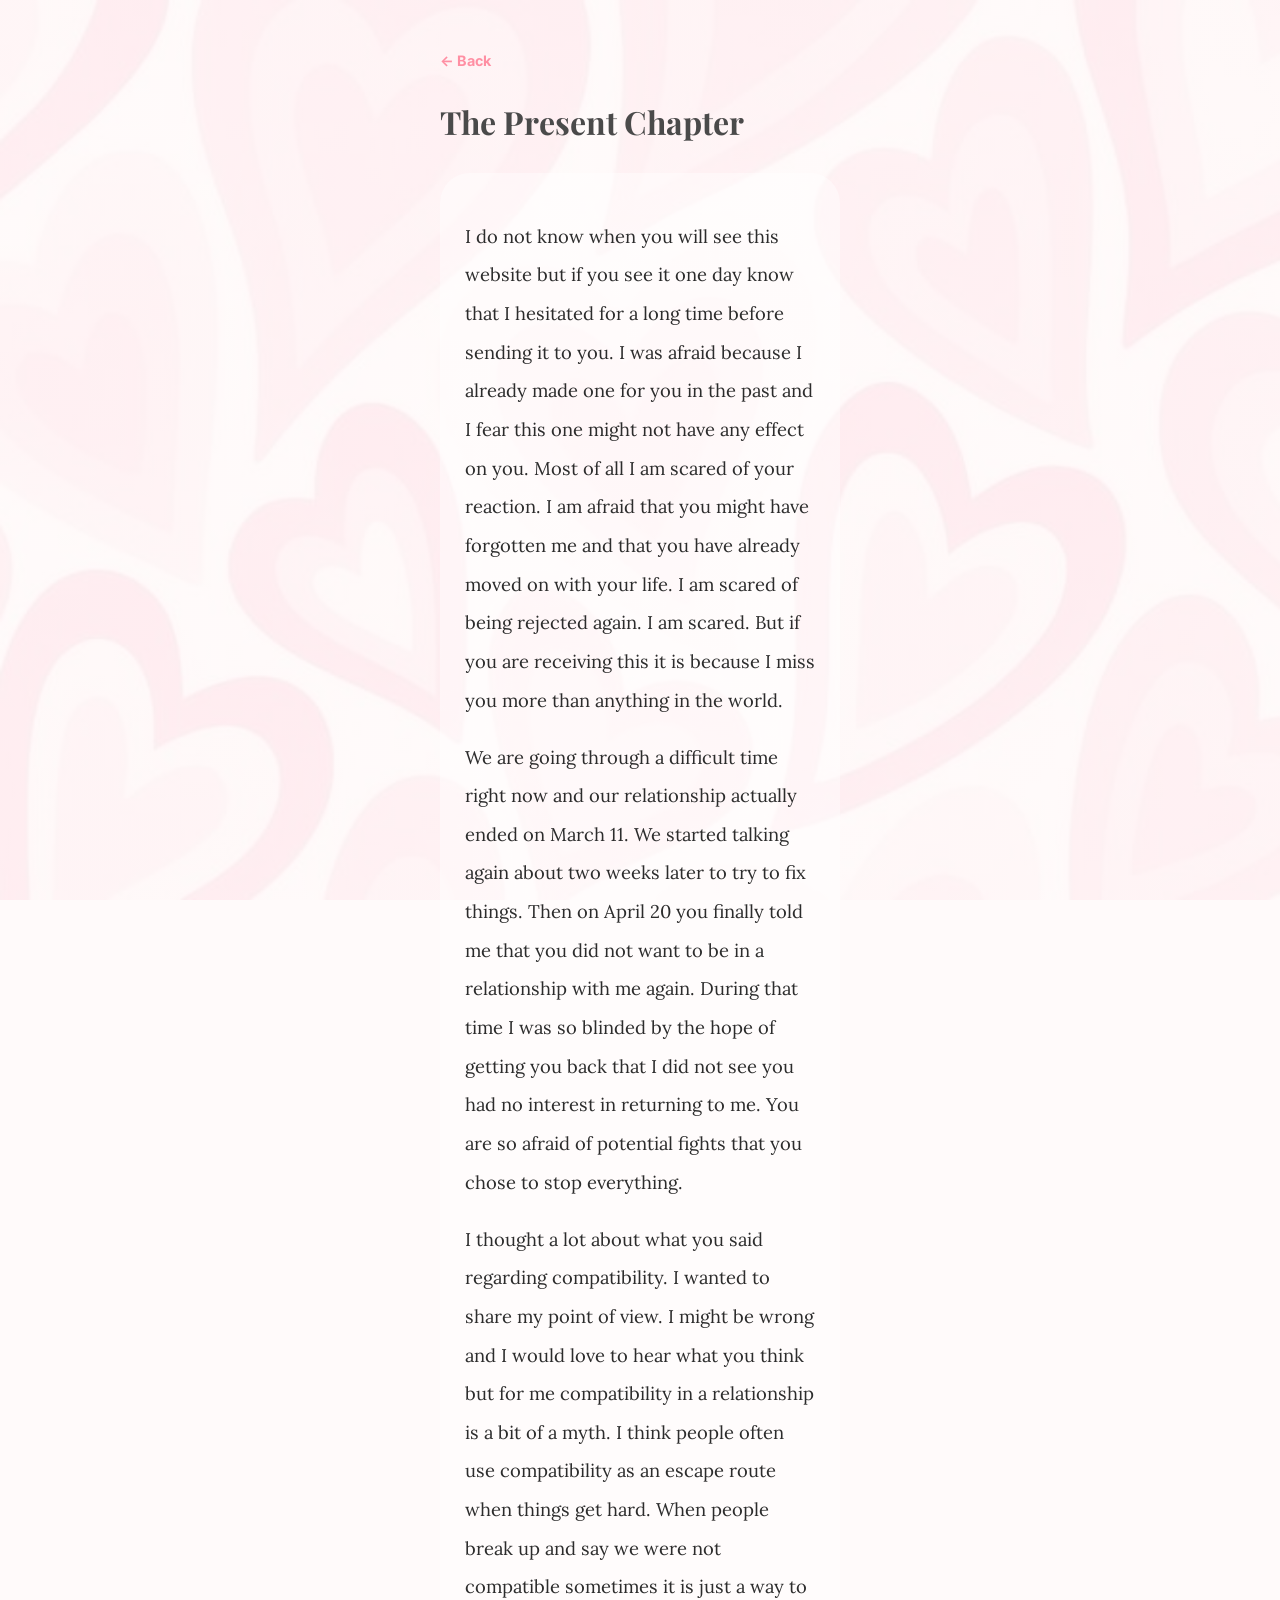
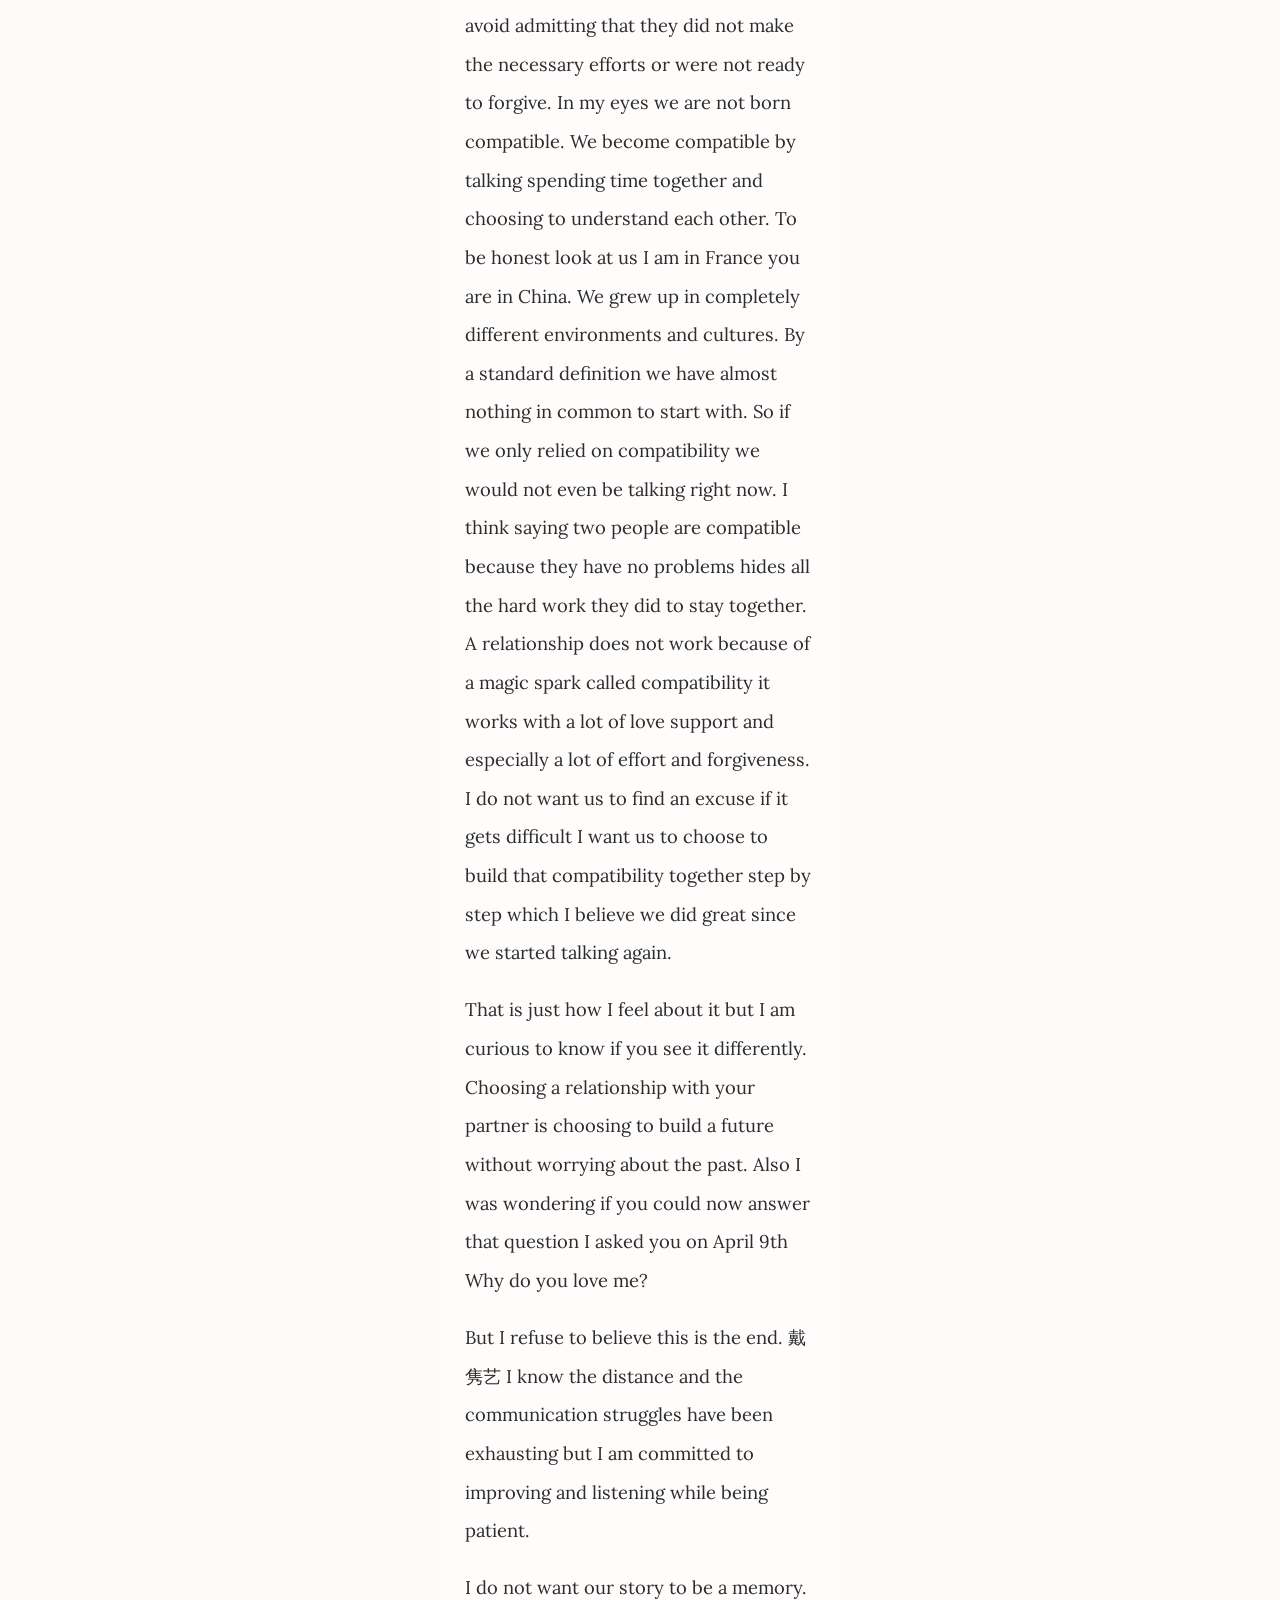
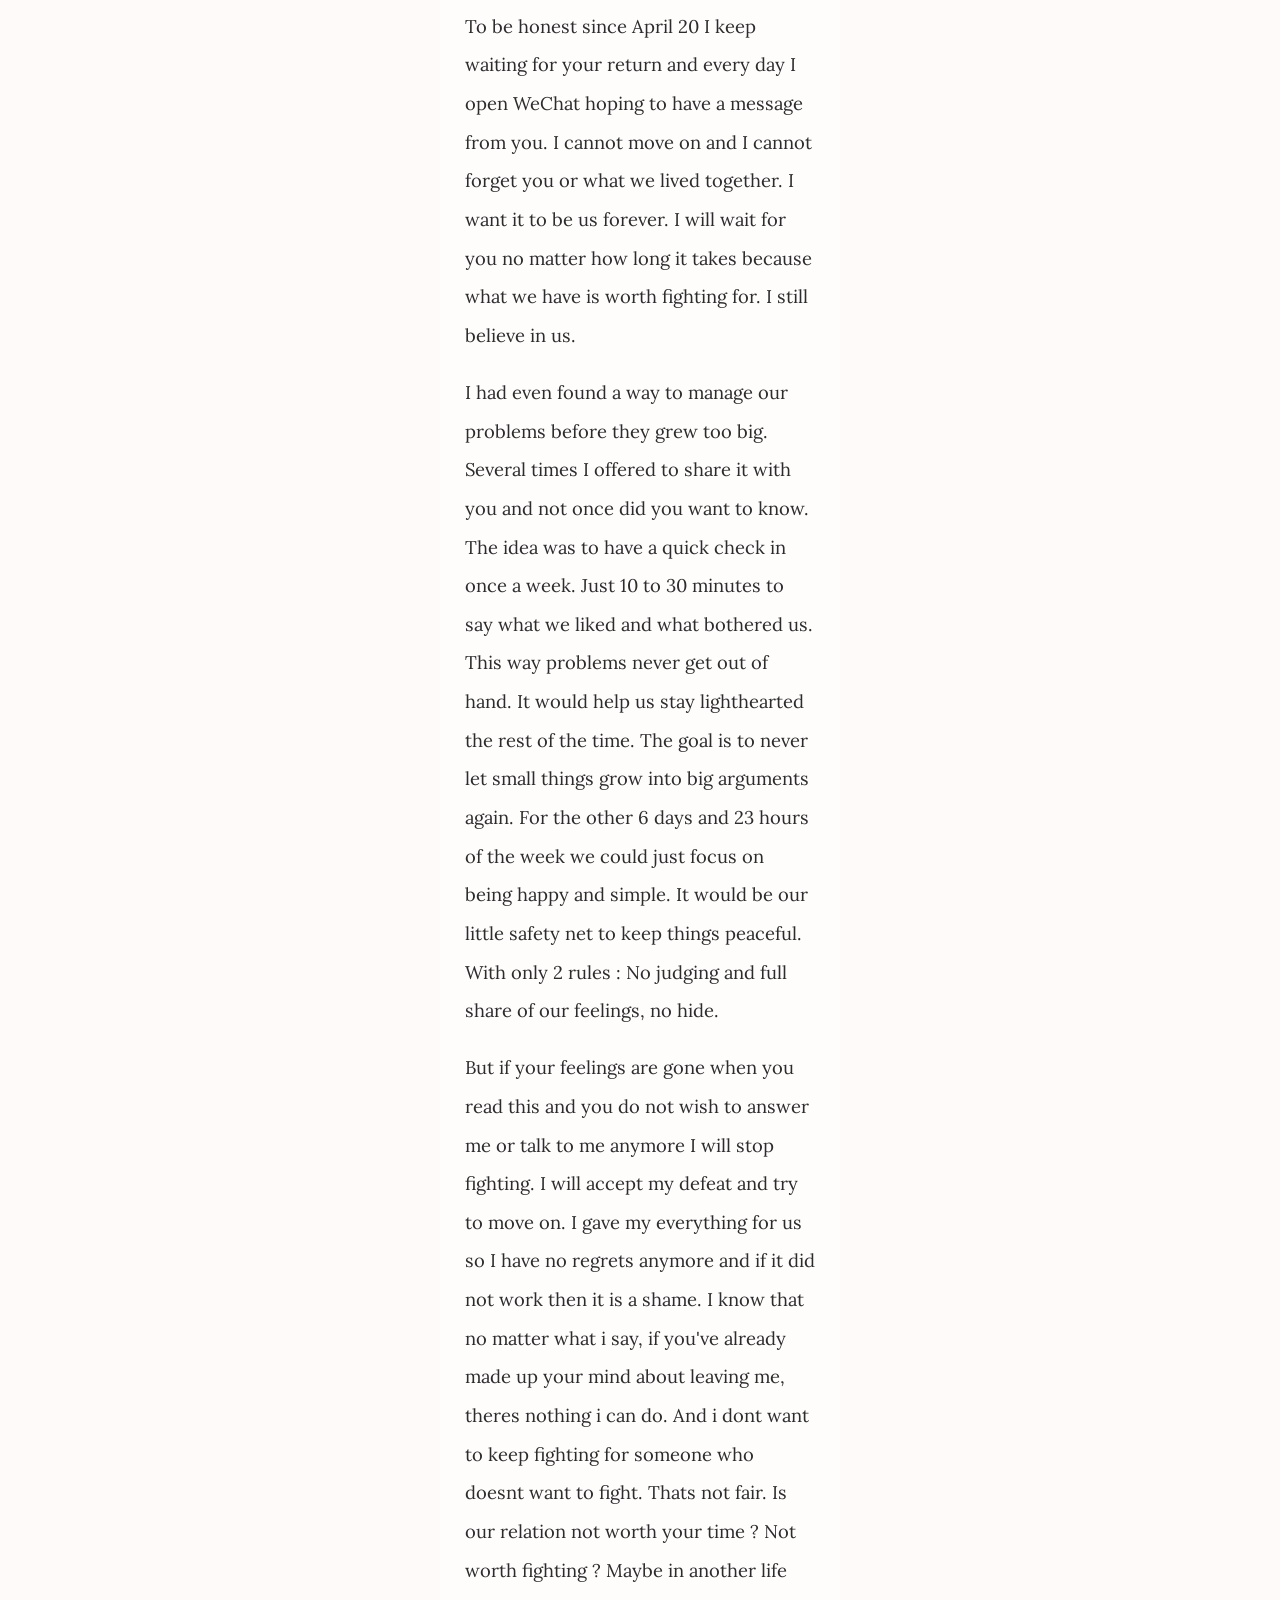
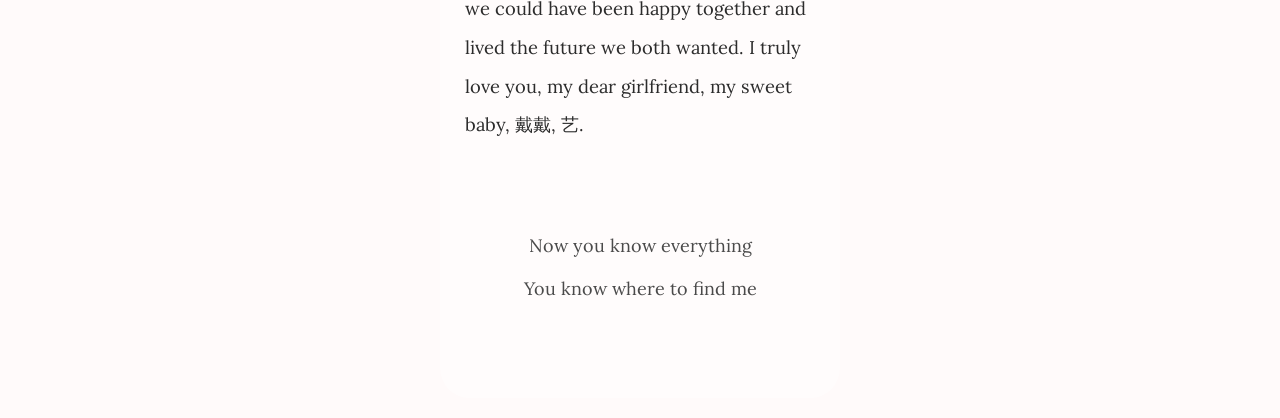
<file: today.html>
<!DOCTYPE html>
<html lang="en">
<head>
    <meta charset="UTF-8">
    <meta name="viewport" content="width=device-width, initial-scale=1.0, maximum-scale=1.0, user-scalable=no">
    <title>The Present Chapter</title>
    <link rel="stylesheet" href="style.css">
</head>
<body class="with-bg">
    <div class="container" style="padding-top: 50px;">
        <a href="index.html" class="back-btn">← Back</a>
        <h1 class="chapter-page-title">The Present Chapter</h1>
        <div class="chapter-body">
            <p>
                <p>
                I do not know when you will see this website but if you see it one day know that I hesitated for a long time before sending it to you. I was afraid because I already made one for you in the past and I fear this one might not have any effect on you. Most of all I am scared of your reaction. I am afraid that you might have forgotten me and that you have already moved on with your life. I am scared of being rejected again. I am scared. But if you are receiving this it is because I miss you more than anything in the world.
            </p>
            </p>
            <p>
    We are going through a difficult time right now and our relationship actually ended on March 11. 
    We started talking again about two weeks later to try to fix things. 
    Then on April 20 you finally told me that you did not want to be in a relationship with me again. 
    During that time I was so blinded by the hope of getting you back that I did not see you had no interest in returning to me. 
    You are so afraid of potential fights that you chose to stop everything.
</p>

<p>
    I thought a lot about what you said regarding compatibility. I wanted to share my point of view. I might be wrong and I would love to hear what you think but for me compatibility in a relationship is a bit of a myth. I think people often use compatibility as an escape route when things get hard. When people break up and say we were not compatible sometimes it is just a way to avoid admitting that they did not make the necessary efforts or were not ready to forgive. In my eyes we are not born compatible. We become compatible by talking spending time together and choosing to understand each other. To be honest look at us I am in France you are in China. We grew up in completely different environments and cultures. By a standard definition we have almost nothing in common to start with. So if we only relied on compatibility we would not even be talking right now. I think saying two people are compatible because they have no problems hides all the hard work they did to stay together. A relationship does not work because of a magic spark called compatibility it works with a lot of love support and especially a lot of effort and forgiveness. I do not want us to find an excuse if it gets difficult I want us to choose to build that compatibility together step by step which I believe we did great since we started talking again. 
</p>

<p>
    That is just how I feel about it but I am curious to know if you see it differently. Choosing a relationship with your partner is choosing to build a future without worrying about the past. Also I was wondering if you could now answer that question I asked you on April 9th Why do you love me? 

<p>
    But I refuse to believe this is the end. 
    戴隽艺 I know the distance and the communication struggles have been exhausting but I 
    am committed to improving and listening while being patient.
</p>

<p>
    I do not want our story to be a memory. 
    To be honest since April 20 I keep waiting for your return and every day I open WeChat 
    hoping to have a message from you. I cannot move on and I cannot forget you or what we lived together.
    I want it to be us forever. I will wait for you no matter how long it takes because 
    what we have is worth fighting for. I still believe in us.
</p>

<p>
I had even found a way to manage our problems before they grew too big. Several times I offered to share it with you and not once did you want to know.

The idea was to have a quick check in once a week. Just 10 to 30 minutes to say what we liked and what bothered us. This way problems never get out of hand. It would help us stay lighthearted the rest of the time. The goal is to never let small things grow into big arguments again.

For the other 6 days and 23 hours of the week we could just focus on being happy and simple. It would be our little safety net to keep things peaceful. With only 2 rules : No judging and full share of our feelings, no hide.
</p>

<p>
    But if your feelings are gone when you read this and you do not wish to answer me or talk to me anymore I will stop fighting. 
    I will accept my defeat and try to move on. 
    I gave my everything for us so I have no regrets anymore and if it did not work then it is a shame. I know that no matter what i say, if you've already made up your mind about leaving me, theres nothing i can do. And i dont want to keep fighting for someone who doesnt want to fight. Thats not fair. Is our relation not worth your time ? Not worth fighting ?
    Maybe in another life we could have been happy together and lived the future we both wanted. 
    I truly love you, my dear girlfriend, my sweet baby, 戴戴, 艺. 
</p>

<div class="simple-footer">
    <p>Now you know everything</p>
    <p>You know where to find me</p>
</div>
        </div>
    </div>
</body>
</html>
</file>
<file: style.css>
@import url('https://fonts.googleapis.com/css2?family=Lora:ital,wght@0,400..700;1,400..700&family=Playfair+Display:ital,wght@0,400..900;1,400..900&family=Inter:wght@300;400;600;800&display=swap');

html, body {
    margin: 0;
    padding: 0;
    background: #fffafa;
    font-family: 'Inter', sans-serif;
    color: #4a4a4a;
    min-height: 100vh;
    -webkit-font-smoothing: antialiased;
}

h1, h2, h3 {
    font-family: 'Playfair Display', serif;
    font-weight: 700;
}

/* Écran de verrouillage */
#login-screen {
    height: 100vh;
    display: flex;
    justify-content: center;
    align-items: center;
    background: #fffafa;
    width: 100%;
    position: fixed;
    top: 0;
    left: 0;
    z-index: 1000;
}

.password-content {
    background: white;
    padding: 40px 30px;
    border-radius: 35px;
    box-shadow: 0 20px 40px rgba(0,0,0,0.05);
    width: 85%;
    max-width: 320px;
    text-align: center;
}

input[type="password"] {
    width: 100%;
    padding: 15px;
    border: 1.5px solid #f0f0f0;
    border-radius: 20px;
    text-align: center;
    font-size: 1.2rem;
    background: #fdfdfd;
    box-sizing: border-box;
    outline: none;
}

button {
    background: #ffb6c1;
    color: white;
    border: none;
    padding: 16px;
    border-radius: 20px;
    width: 100%;
    font-weight: 700;
    cursor: pointer;
    font-size: 1.1rem;
    box-shadow: 0 10px 20px rgba(255, 182, 193, 0.4);
    margin-top: 15px;
}

/* Arrière-plan et Structure */
.with-bg {
    min-height: 100vh;
    width: 100%;
    background: linear-gradient(rgba(255,250,250,0.8), rgba(255,250,250,0.8)), url('background.jpg');
    background-attachment: fixed;
    background-position: center;
    background-repeat: no-repeat;
    background-size: cover;
}

.container {
    max-width: 400px;
    margin: 0 auto;
    padding: 20px;
    animation: fadeInPage 0.8s ease-out;
}

.story-header {
    text-align: center;
    padding: 60px 20px 20px 20px;
}

.story-header h1 {
    font-size: 2.8rem;
    color: #ff8fa3;
    margin: 0;
    letter-spacing: -1px;
}

/* Compteur de temps (Index) */
.stats-container {
    display: flex;
    flex-direction: column;
    align-items: center;
    gap: 20px;
    margin-bottom: 30px;
}

.stat-values {
    display: flex;
    gap: 15px;
    justify-content: center;
    margin-top: 5px;
}

.stat-unit {
    font-family: 'Playfair Display', serif;
    font-size: 1.4rem;
    color: #ff8fa3;
    font-weight: 700;
}

.stat-label {
    font-size: 0.6rem;
    text-transform: uppercase;
    letter-spacing: 2px;
    color: #999;
    text-align: center;
}

/* Cartes et Chapitres */
.chapter-link {
    text-decoration: none;
    color: inherit;
    display: block;
    margin-bottom: 25px;
}

.story-card {
    background: rgba(255, 255, 255, 0.4);
    backdrop-filter: blur(10px);
    -webkit-backdrop-filter: blur(10px);
    padding: 35px 25px;
    border-radius: 40px;
    border: 1px solid rgba(255, 255, 255, 0.6);
    box-shadow: 0 15px 35px rgba(255, 182, 193, 0.1);
    box-sizing: border-box;
    display: flex;
    flex-direction: column;
    align-items: center;
    transition: transform 0.2s ease, background 0.3s ease;
}

.category-tag {
    font-size: 0.7rem;
    text-transform: uppercase;
    color: #ff8fa3;
    font-weight: 800;
    letter-spacing: 2px;
}

.story-card h3 {
    margin: 10px 0 0 0;
    font-size: 1.4rem;
    text-align: center;
}

/* Page Musique */
.artist-name {
    font-size: 0.9rem;
    color: #888;
    margin-bottom: 5px;
}

.audio-player {
    width: 100%;
    margin: 20px 0;
    position: relative;
    z-index: 10;
}

audio {
    width: 100%;
    height: 40px;
}

.lyrics-nav {
    display: flex;
    gap: 10px;
    justify-content: center;
    margin: 20px 0;
}

.lyric-btn {
    background: rgba(255, 182, 193, 0.1);
    border: 1px solid #ffb6c1;
    color: #ff8fa3;
    padding: 8px 20px;
    border-radius: 25px;
    font-size: 0.8rem;
    cursor: pointer;
    font-weight: 700;
    transition: background 0.2s;
}

.lyric-btn.active {
    background: #ffb6c1;
    color: white;
}

.lyric-text {
    font-family: 'Lora', serif;
    font-size: 1rem;
    line-height: 2;
    color: #4a4a4a;
    text-align: center;
    animation: fadeIn 0.4s ease-in;
}

/* Page Journal / Lecture */
.chapter-body {
    font-family: 'Lora', serif;
    line-height: 2.1;
    color: #2c2c2c;
    font-size: 1.15rem;
    margin-top: 30px;
    background: rgba(255, 255, 255, 0.4);
    padding: 25px;
    border-radius: 30px;
}

.journal-date {
    font-family: 'Inter', sans-serif;
    font-weight: 800;
    font-size: 0.8rem;
    color: #ff8fa3;
    display: block;
    margin-bottom: 10px;
    letter-spacing: 1px;
    text-align: center;
}

.back-btn {
    text-decoration: none;
    color: #ff8fa3;
    font-weight: 700;
    font-size: 0.9rem;
    display: inline-block;
    margin-bottom: 10px;
}

/* Animations */
@keyframes fadeInPage {
    from { opacity: 0; transform: translateY(5px); }
    to { opacity: 1; transform: translateY(0); }
}

@keyframes fadeIn {
    from { opacity: 0; }
    to { opacity: 1; }
}

/* Mobile Friendly */
@media (max-width: 480px) {
    .container {
        padding: 15px;
    }
    .story-header h1 {
        font-size: 2.2rem;
    }
}

@media (min-width: 768px) {
    .story-card:hover {
        background: rgba(255, 255, 255, 0.6);
        transform: translateY(-2px);
    }
}
.stat-group {
    text-align: center;
}

.stat-label {
    display: block;
    width: 100%;
}

.stat-values {
    display: flex;
    justify-content: center;
}
.disclaimer-trad {
    grid-column: span 2; /* Elle prend les 2 colonnes de la grille */
    text-align: center;
    margin-top: 20px;
    font-size: 12px;
    color: #ec7796;
    opacity: 0.8;
    font-style: italic;
}
.simple-footer {
    text-align: center;
    padding: 60px 0; /* Pour laisser respirer le texte */
}

.simple-footer p {
    margin: 5px 0;
    color: #4a4a4a; /* Une couleur douce comme tes titres */
    font-size: 18px;
    font-family: inherit; /* Utilise la même police que ton site */
}
</file>
